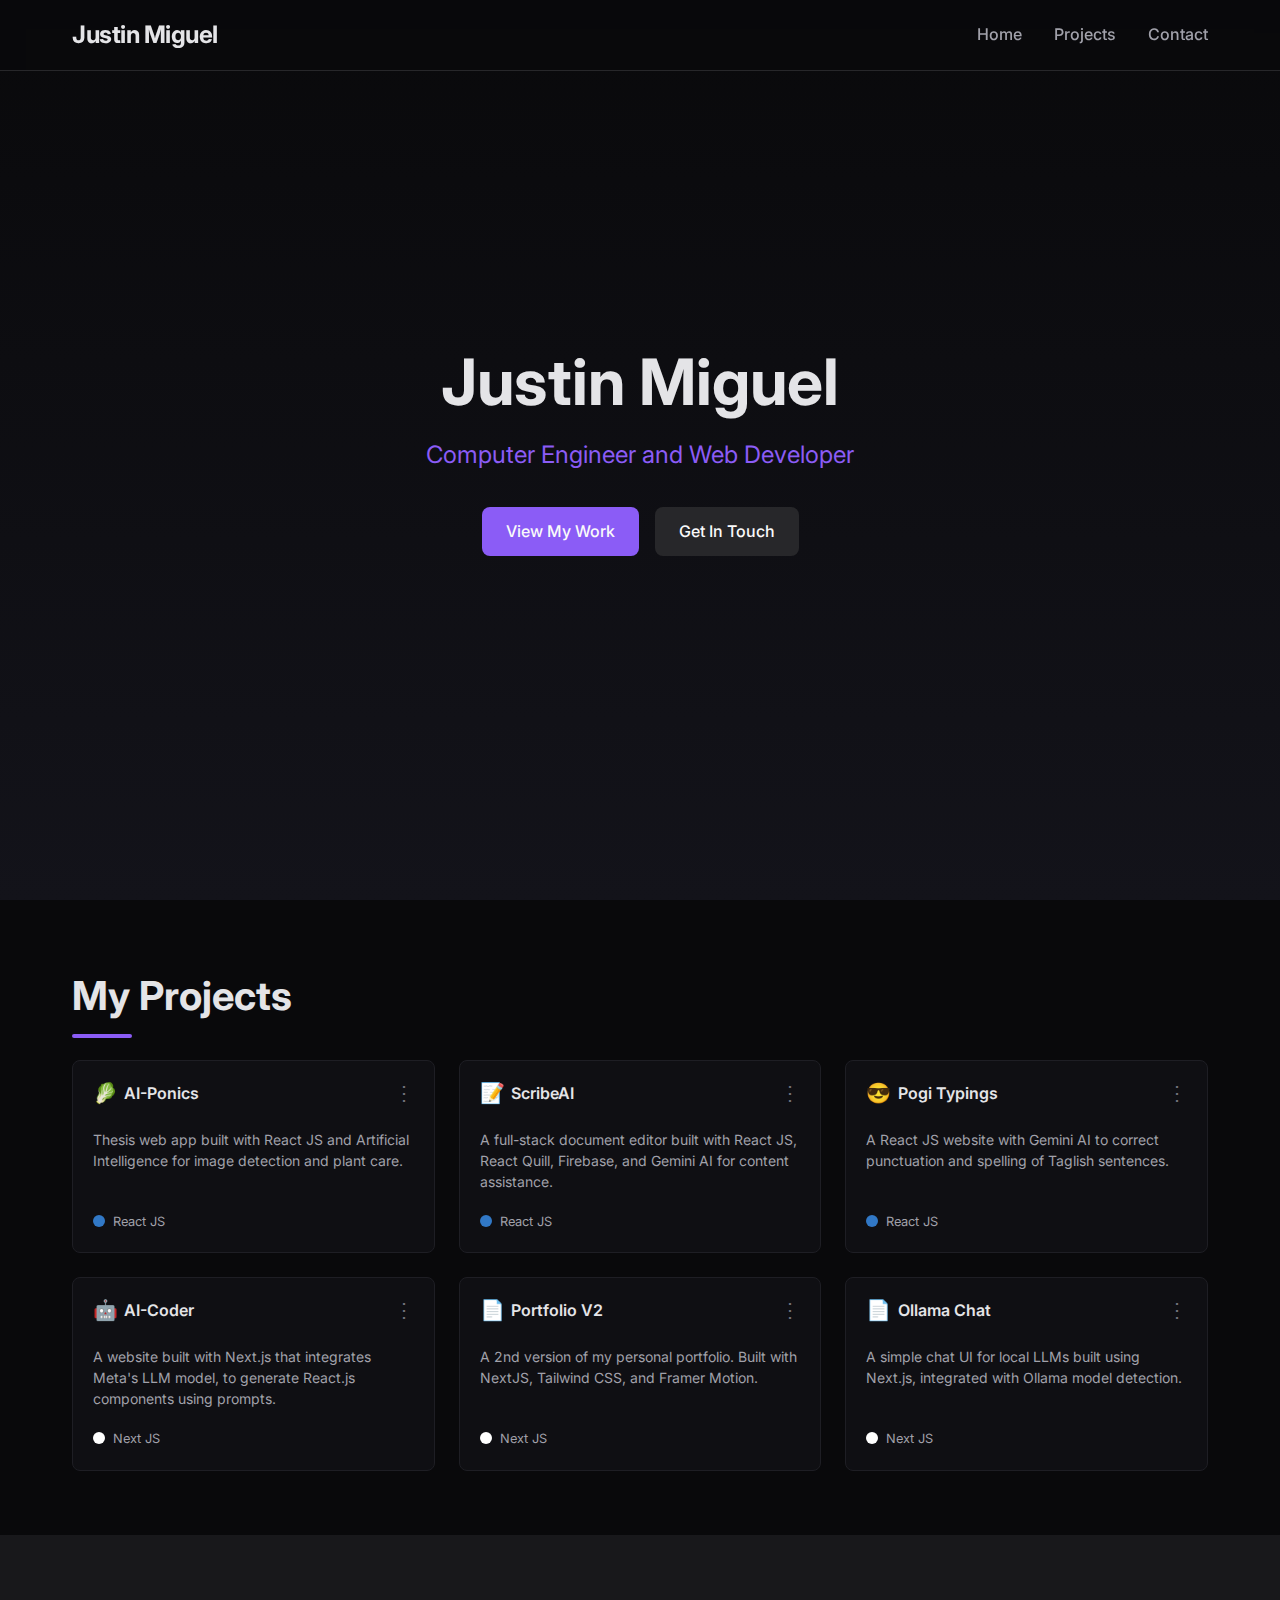
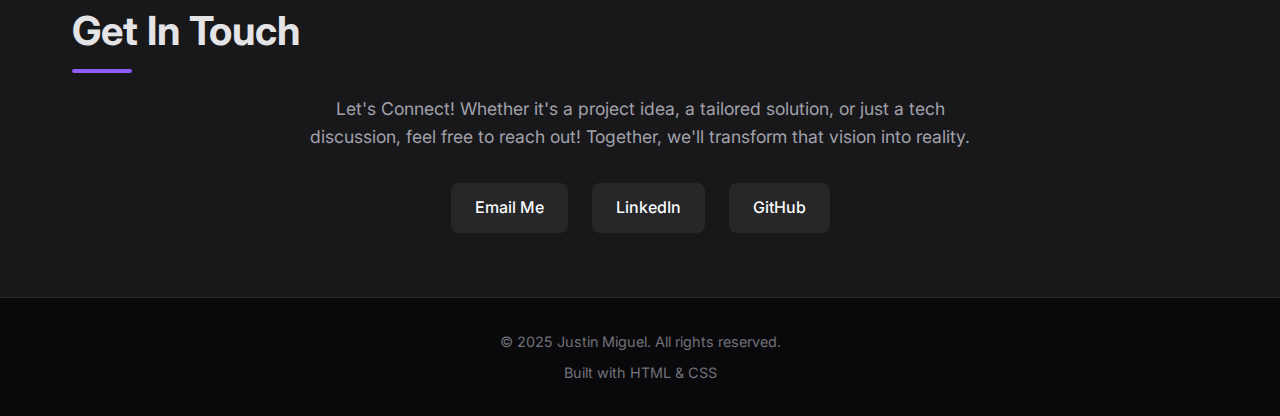
<file: 1. Responsive Web Design Certificate/Certification Projects/Personal Portfolio/index.html>
<!DOCTYPE html>
<html lang="en">
<head>
  <meta charset="UTF-8">
  <meta name="viewport" content="width=device-width, initial-scale=1.0">
  <title>Portfolio | Your Name</title>
  <link rel="stylesheet" href="styles.css">
  <link rel="preconnect" href="https://fonts.googleapis.com">
  <link rel="preconnect" href="https://fonts.gstatic.com" crossorigin>
  <link href="https://fonts.googleapis.com/css2?family=Inter:wght@100..900&display=swap" rel="stylesheet">
</head>
<body>
  <!-- Navbar Section -->
  <nav id="navbar">
    <div class="navbar-container">
      <div class="logo">
        <a href="#welcome-section">Justin Miguel</a>
      </div>
      <ul class="nav-links">
        <li><a href="#welcome-section">Home</a></li>
        <li><a href="#projects">Projects</a></li>
        <li><a href="#contact">Contact</a></li>
      </ul>
    </div>
  </nav>

  <!-- Welcome Section -->
  <section id="welcome-section">
    <div class="welcome-content">
      <h1>Justin Miguel</h1>
      <p class="subtitle">Computer Engineer and Web Developer</p>
      <div class="welcome-buttons">
        <a href="#projects" class="btn primary">View My Work</a>
        <a href="#contact" class="btn secondary">Get In Touch</a>
      </div>
    </div>
  </section>

  <!-- Projects Section -->
  <section id="projects">
    <div class="section-container">
      <h2 class="section-title">My Projects</h2>
      <div class="projects-grid">
        <!-- Project 1 -->
        <div class="project-tile">
          <div class="project-info">
            <div class="project-header">
              <span class="project-icon">🥬</span>
              <div class="project-title-container">
                <h3>AI-Ponics</h3>
              </div>
              <button class="project-menu-btn"><a href="https://github.com/jei3m/ai-ponics" target="_blank">⋮</a></button>
            </div>
            <p>Thesis web app built with React JS and Artificial Intelligence for image detection and plant care.</p>
            <div class="project-tech">
              <span class="tech-dot react"></span>
              <span class="tech-name">React JS</span>
            </div>
          </div>
        </div>
        
        <!-- Project 2 -->
        <div class="project-tile">
          <div class="project-info">
            <div class="project-header">
              <span class="project-icon">📝</span>
              <div class="project-title-container">
                <h3>ScribeAI</h3>
              </div>
              <button class="project-menu-btn"><a href="https://github.com/jei3m/scribe-ai" target="_blank">⋮</a></button>
            </div>
            <p>A full-stack document editor built with React JS, React Quill, Firebase, and Gemini AI for content assistance.</p>
            <div class="project-tech">
              <span class="tech-dot react"></span>
              <span class="tech-name">React JS</span>
            </div>
          </div>
        </div>
        
        <!-- Project 3 -->
        <div class="project-tile">
          <div class="project-info">
            <div class="project-header">
              <span class="project-icon">😎</span>
              <div class="project-title-container">
                <h3>Pogi Typings</h3>
              </div>
              <button class="project-menu-btn"><a href="https://github.com/jei3m/pogi-typings" target="_blank">⋮</a></button>
            </div>
            <p>A React JS website with Gemini AI to correct punctuation and spelling of Taglish sentences.</p>
            <div class="project-tech">
              <span class="tech-dot react"></span>
              <span class="tech-name">React JS</span>
            </div>
          </div>
        </div>

        <!-- Project 4 -->
        <div class="project-tile">
            <div class="project-info">
                <div class="project-header">
                <span class="project-icon">🤖</span>
                <div class="project-title-container">
                    <h3>AI-Coder</h3>
                </div>
                <button class="project-menu-btn"><a href="https://github.com/jei3m/ai-coder" target="_blank">⋮</a></button>
                </div>
                <p>A website built with Next.js that integrates Meta's LLM model, to generate React.js components using prompts.</p>
                <div class="project-tech">
                <span class="tech-dot next"></span>
                <span class="tech-name">Next JS</span>
                </div>
            </div>
        </div>

        <!-- Project 5 -->
        <div class="project-tile">
            <div class="project-info">
                <div class="project-header">
                <span class="project-icon">📄</span>
                <div class="project-title-container">
                    <h3>Portfolio V2</h3>
                </div>
                <button class="project-menu-btn"><a href="https://github.com/jei3m/portfoliov2" target="_blank">⋮</a></button>
                </div>
                <p>A 2nd version of my personal portfolio. Built with NextJS, Tailwind CSS, and Framer Motion.</p>
                <div class="project-tech">
                <span class="tech-dot next"></span>
                <span class="tech-name">Next JS</span>
                </div>
            </div>
        </div>

        <!-- Project 6 -->
        <div class="project-tile">
            <div class="project-info">
                <div class="project-header">
                <span class="project-icon">📄</span>
                <div class="project-title-container">
                    <h3>Ollama Chat</h3>
                </div>
                <button class="project-menu-btn"><a href="https://github.com/jei3m/ollama-chat" target="_blank">⋮</a></button>
                </div>
                <p>A simple chat UI for local LLMs built using Next.js, integrated with Ollama model detection.</p>
                <div class="project-tech">
                <span class="tech-dot next"></span>
                <span class="tech-name">Next JS</span>
                </div>
            </div>
        </div>
      </div>
    </div>
  </section>

  <!-- Contact Section -->
  <section id="contact">
    <div class="section-container">
      <h2 class="section-title">Get In Touch</h2>
      <div class="contact-content">
        <p>Let's Connect! Whether it's a project idea, a tailored solution, or just a tech discussion, feel free to reach out! Together, we'll transform that vision into reality.</p>
        <div class="contact-links">
          <a href="mailto:justinmiguel.rys03@gmail.com" class="contact-btn">Email Me</a>
          <a href="https://www.linkedin.com/in/justin-miguel-reyes-175323327/" target="_blank" class="contact-btn">LinkedIn</a>
          <a id="profile-link" href="https://github.com/jei3m" target="_blank" class="contact-btn">GitHub</a>
        </div>
      </div>
    </div>
  </section>

  <!-- Footer -->
  <footer>
    <div class="footer-content">
      <p>© 2025 Justin Miguel. All rights reserved.</p>
      <p>Built with HTML & CSS</p>
    </div>
  </footer>
</body>
</html>
</file>
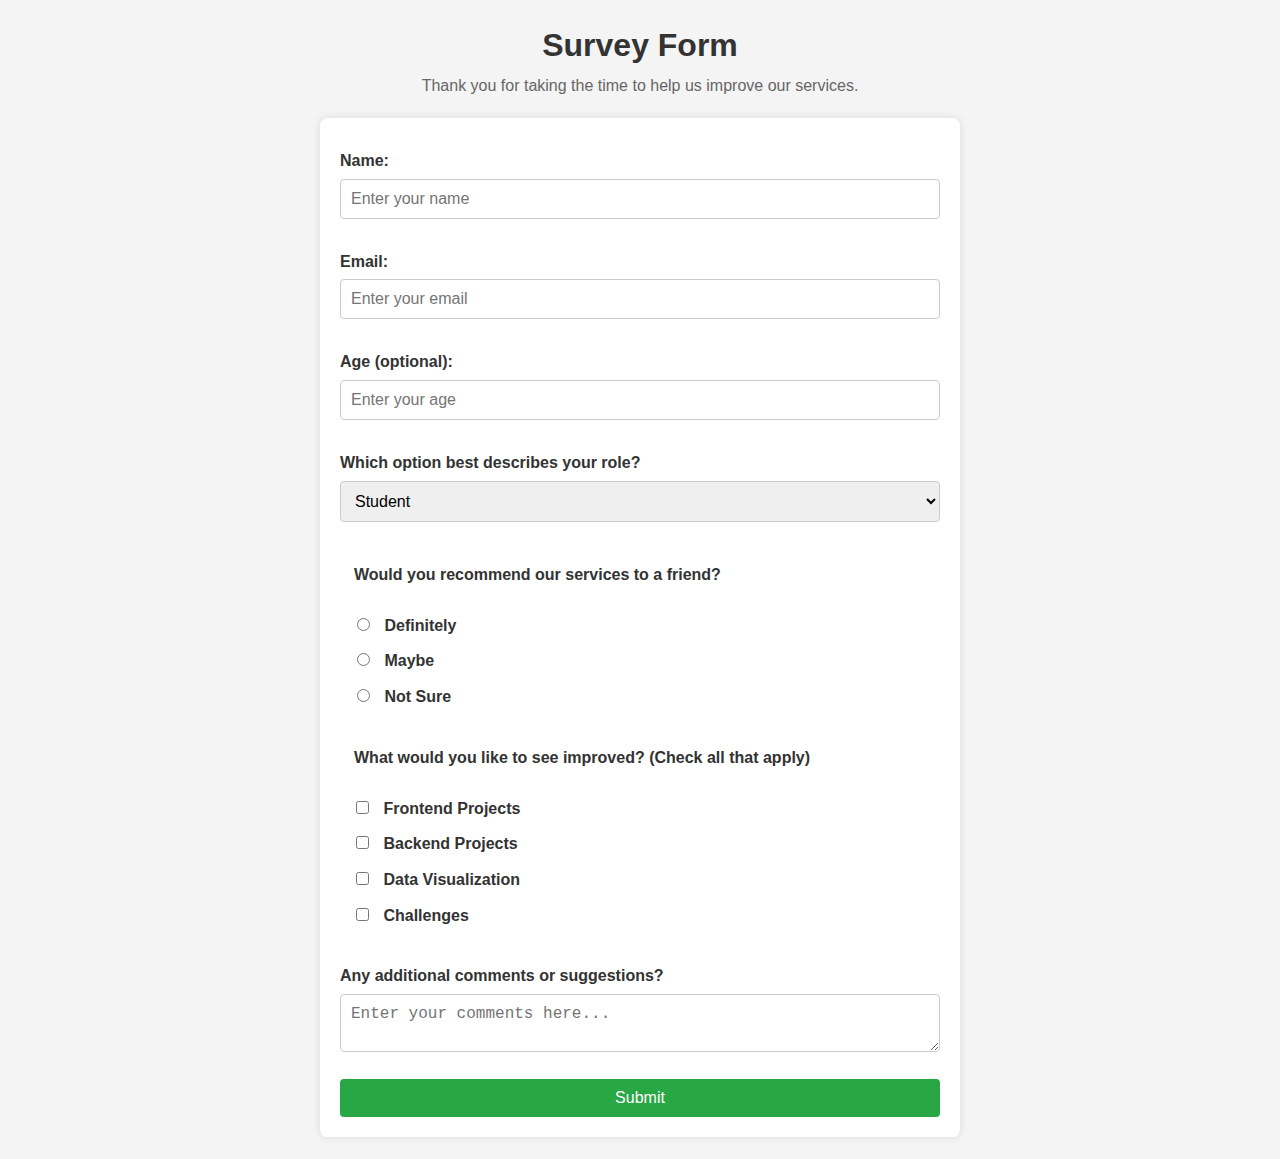
<file: 1. Responsive Web Design Certificate/Certification Projects/Survey Form/index.html>
<!DOCTYPE html>
<html lang="en">
    <head>
        <meta charset="UTF-8">
        <meta name="viewport" content="width=device-width, initial-scale=1.0">
        <title>Survey Form</title>
        <link rel="stylesheet" href="styles.css">
    </head>
    <body>
    <h1 id="title">Survey Form</h1>
    <p class="description" id="description">Thank you for taking the time to help us improve our services.</p>

    <form id="survey-form">
        <!-- Name Field -->
        <label id="name-label" for="name">Name:</label>
        <input type="text" id="name" name="name" placeholder="Enter your name" required>

        <!-- Email Field -->
        <label id="email-label" for="email">Email:</label>
        <input type="email" id="email" name="email" placeholder="Enter your email" required>

        <!-- Number Field -->
        <label id="number-label" for="number">Age (optional):</label>
        <input type="number" id="number" name="number" placeholder="Enter your age" min="10" max="99">

        <!-- Dropdown -->
        <label for="dropdown">Which option best describes your role?</label>
        <select id="dropdown" name="role">
        <option value="student">Student</option>
        <option value="professional">Professional</option>
        <option value="other">Other</option>
        </select>

        <!-- Radio Buttons -->
        <fieldset>
        <legend>Would you recommend our services to a friend?</legend>
        <label>
            <input type="radio" name="recommend" value="definitely"> Definitely
        </label>
        <label>
            <input type="radio" name="recommend" value="maybe"> Maybe
        </label>
        <label>
            <input type="radio" name="recommend" value="not-sure"> Not Sure
        </label>
        </fieldset>

        <!-- Checkboxes -->
        <fieldset>
        <legend>What would you like to see improved? (Check all that apply)</legend>
        <label>
            <input type="checkbox" name="improvements" value="frontend"> Frontend Projects
        </label>
        <label>
            <input type="checkbox" name="improvements" value="backend"> Backend Projects
        </label>
        <label>
            <input type="checkbox" name="improvements" value="data"> Data Visualization
        </label>
        <label>
            <input type="checkbox" name="improvements" value="challenges"> Challenges
        </label>
        </fieldset>

        <!-- Textarea -->
        <label for="comments">Any additional comments or suggestions?</label>
        <textarea class="comments" id="comments" name="comments" placeholder="Enter your comments here..."></textarea>

        <!-- Submit Button -->
        <button type="submit" id="submit">Submit</button>
    </form>
    </body>
</html>
</file>
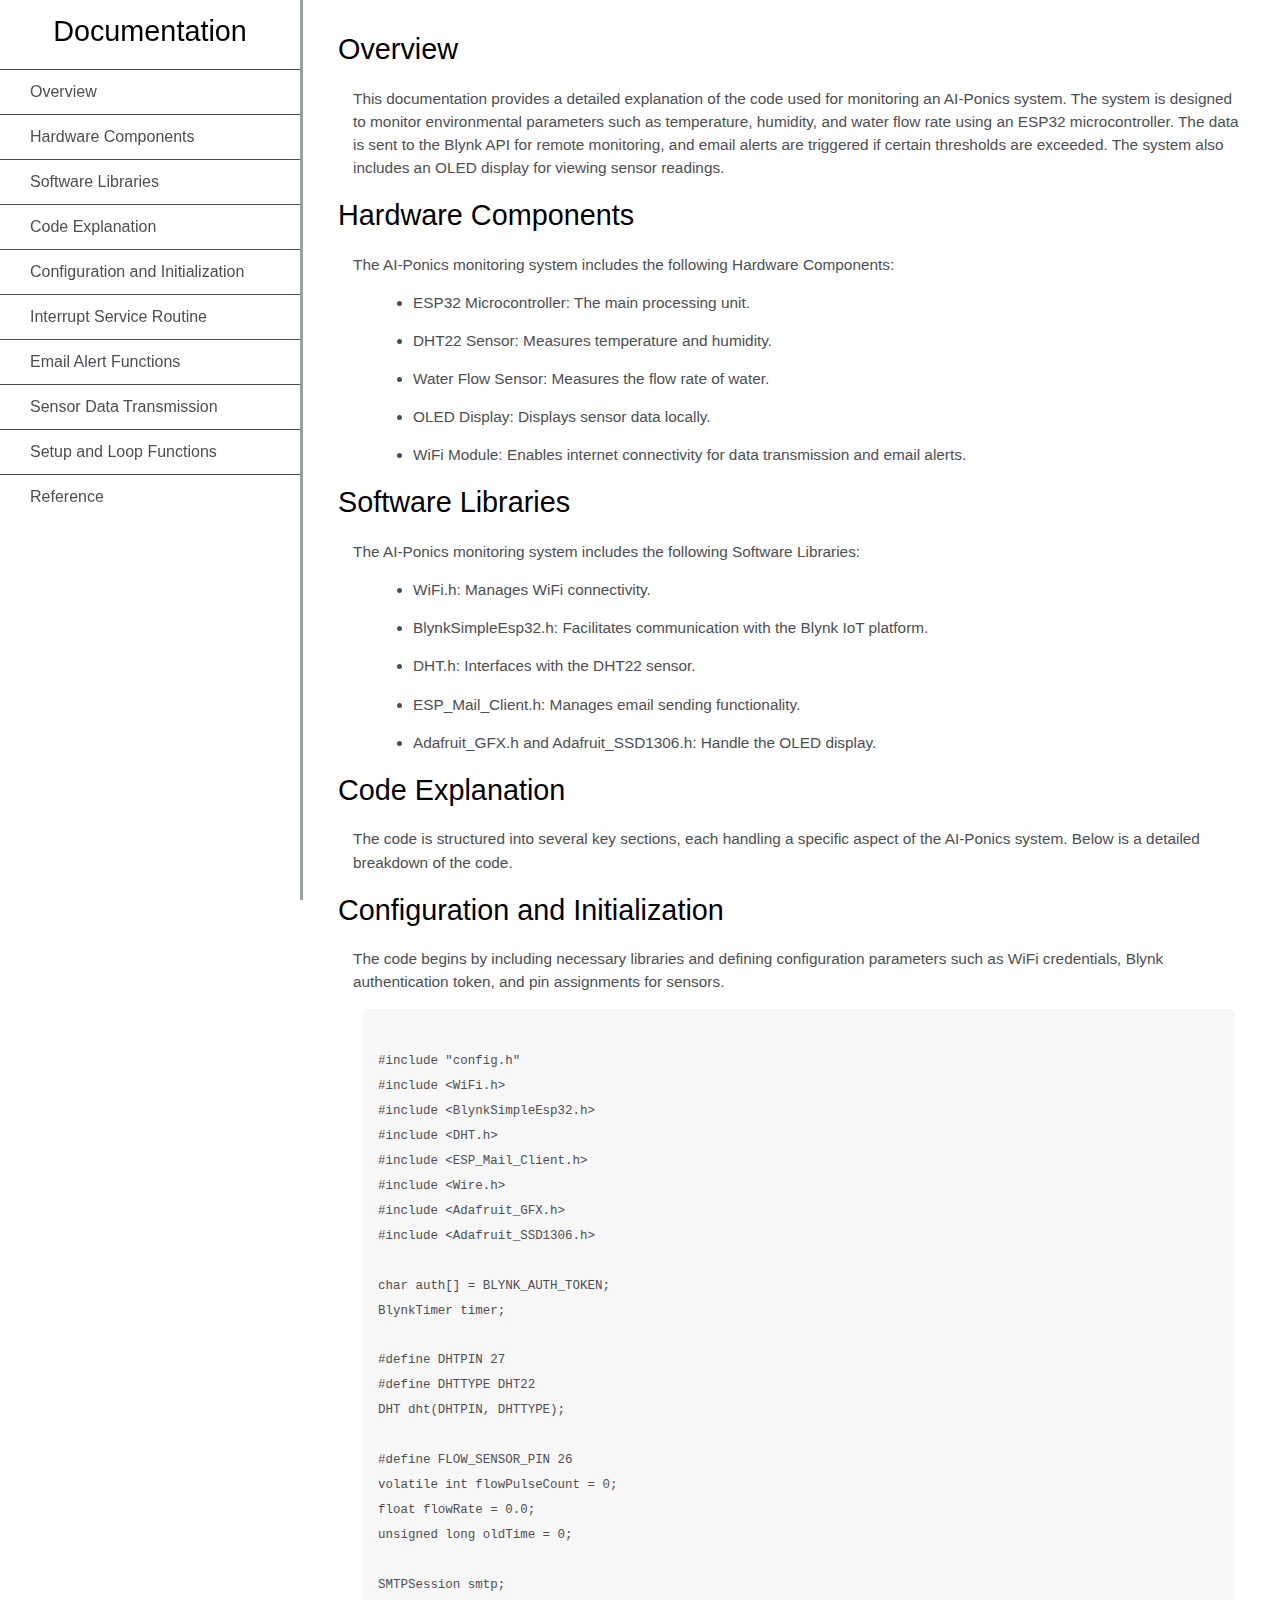
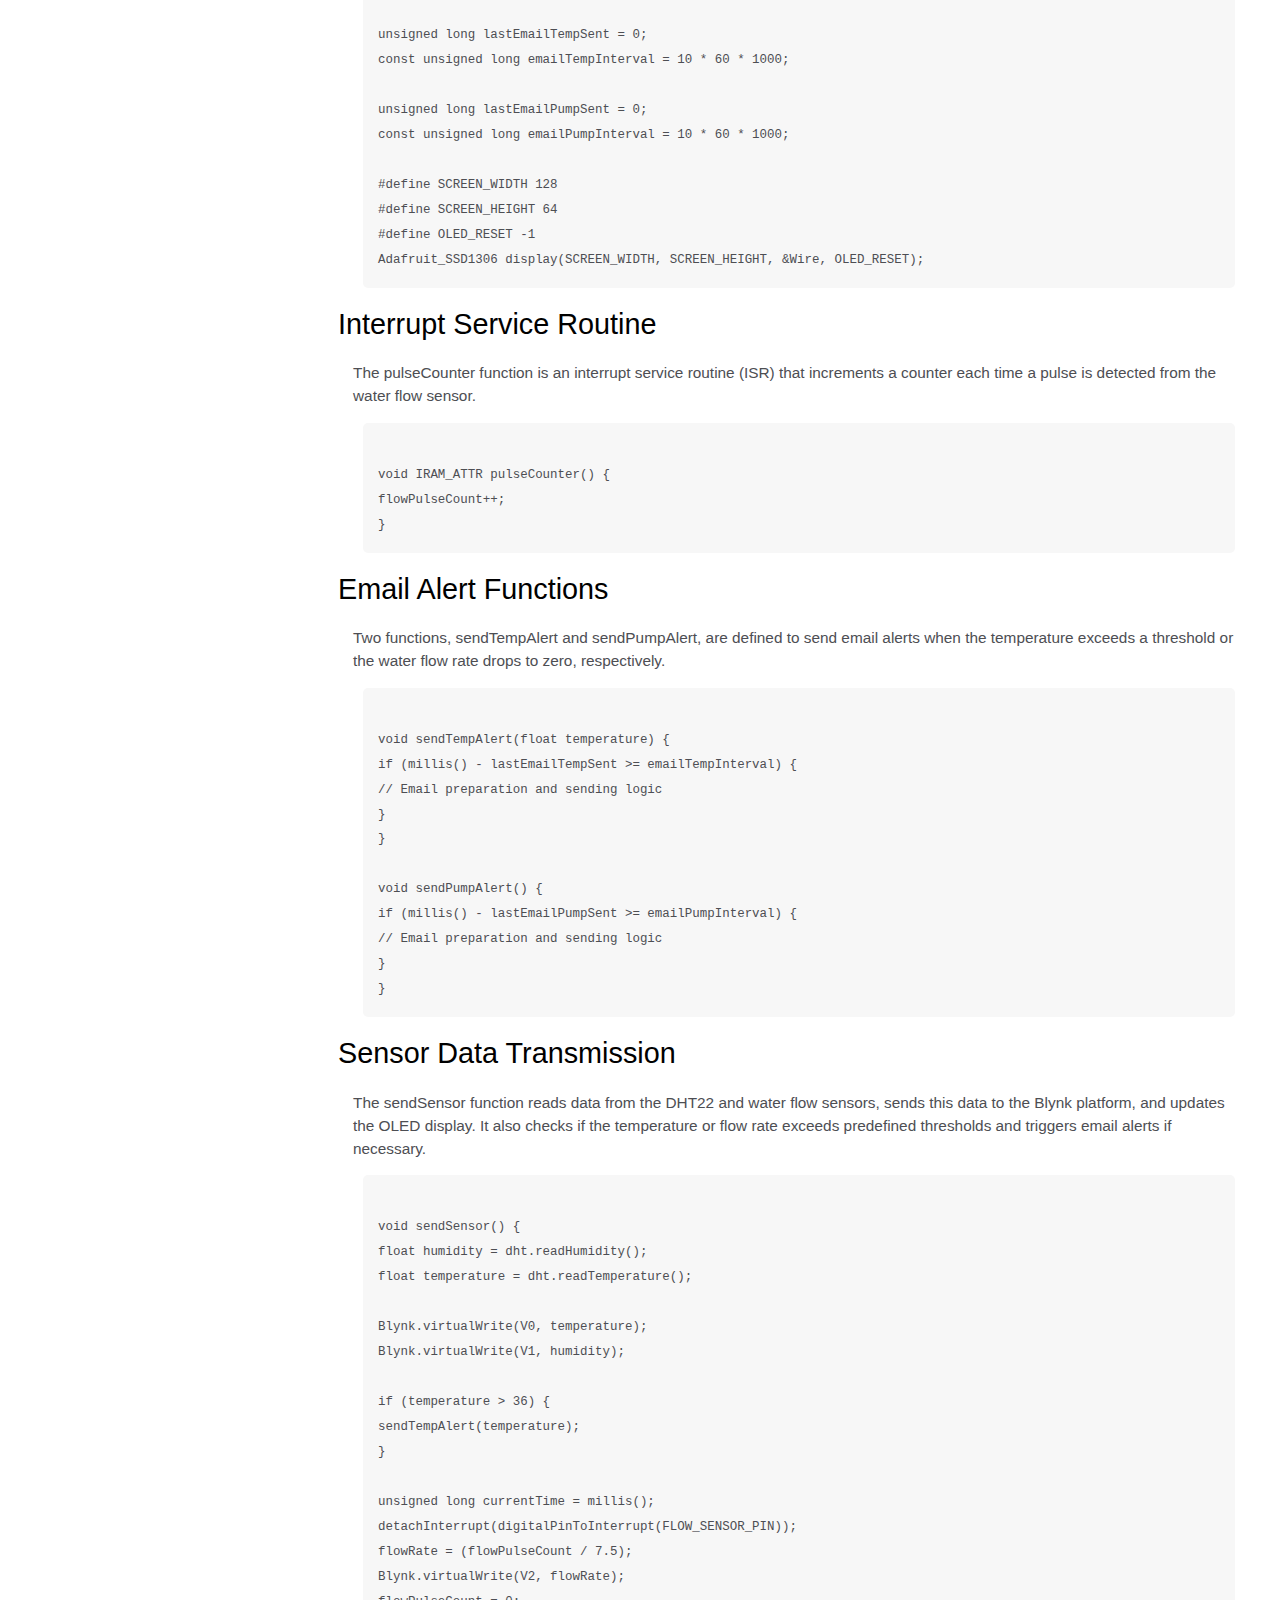
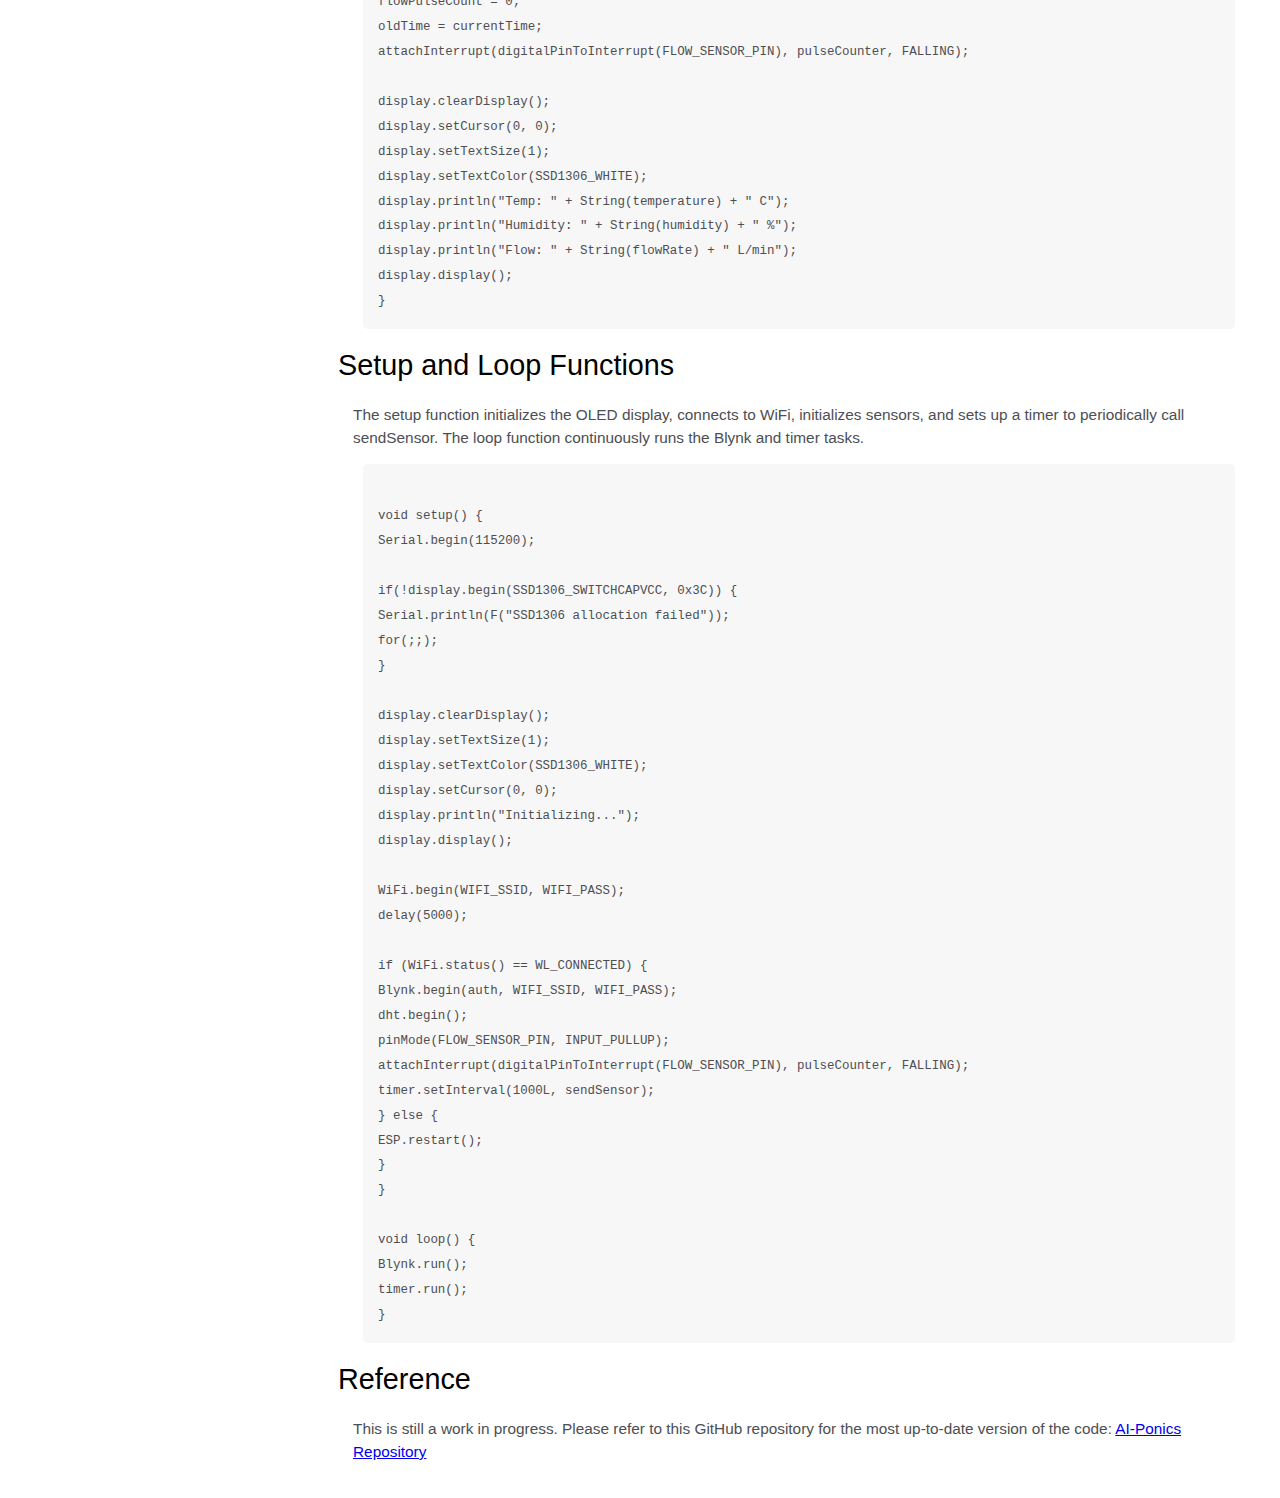
<file: 1. Responsive Web Design Certificate/Certification Projects/Technical Documentation/index.html>
<!DOCTYPE html>
<html>
<head>
    <meta charset="UTF-8" />
    <title>AI-Ponics Documentation</title>
    <meta name="viewport" content="width=device-width, initial-scale=1.0" />
    <link rel="stylesheet" href="./styles.css">
</head>
<body>
    <nav id="navbar">
        <header>Documentation</header>
        <ul>
            <li><a class="nav-link" href="#Overview">Overview</a></li>
            <li><a class="nav-link" href="#Hardware_Components">Hardware Components</a></li>
            <li><a class="nav-link" href="#Software_Libraries">Software Libraries</a></li>
            <li><a class="nav-link" href="#Code_Explanation">Code Explanation</a></li>
            <li><a class="nav-link" href="#Configuration_and_Initialization">Configuration and Initialization</a></li>
            <li><a class="nav-link" href="#Interrupt_Service_Routine">Interrupt Service Routine</a></li>
            <li><a class="nav-link" href="#Email_Alert_Functions">Email Alert Functions</a></li>
            <li><a class="nav-link" href="#Sensor_Data_Transmission">Sensor Data Transmission</a></li>
            <li><a class="nav-link" href="#Setup_and_Loop_Functions">Setup and Loop Functions</a></li>
            <li><a class="nav-link" href="#Reference">Reference</a></li>
        </ul>
    </nav>
    <main id="main-doc">
        <section class="main-section" id="Overview">
            <header>Overview</header>
            <article>
                <p>
                    This documentation provides a detailed explanation of the code used for monitoring an AI-Ponics system. The system is designed to monitor environmental parameters such as temperature, humidity, and water flow rate using an ESP32 microcontroller. The data is sent to the Blynk API for remote monitoring, and email alerts are triggered if certain thresholds are exceeded. The system also includes an OLED display for viewing sensor readings.
                </p>
            </article>
        </section>
        <section class="main-section" id="Hardware_Components">
            <header>Hardware Components</header>
            <article>
                <p>The AI-Ponics monitoring system includes the following Hardware Components:</p>
                <ul>
                    <li>ESP32 Microcontroller: The main processing unit.</li>
                    <li>DHT22 Sensor: Measures temperature and humidity.</li>
                    <li>Water Flow Sensor: Measures the flow rate of water.</li>
                    <li>OLED Display: Displays sensor data locally.</li>
                    <li>WiFi Module: Enables internet connectivity for data transmission and email alerts.</li>
                </ul>
            </article>
        </section>
        <section class="main-section" id="Software_Libraries">
            <header>Software Libraries</header>
            <article>
                <p>The AI-Ponics monitoring system includes the following Software Libraries:</p>
                <ul>
                    <li>WiFi.h: Manages WiFi connectivity.</li>
                    <li>BlynkSimpleEsp32.h: Facilitates communication with the Blynk IoT platform.</li>
                    <li>DHT.h: Interfaces with the DHT22 sensor.</li>
                    <li>ESP_Mail_Client.h: Manages email sending functionality.</li>
                    <li>Adafruit_GFX.h and Adafruit_SSD1306.h: Handle the OLED display.</li>
                </ul>
            </article>
        </section>
        <section class="main-section" id="Code_Explanation">
            <header>Code Explanation</header>
            <article>
                <p>The code is structured into several key sections, each handling a specific aspect of the AI-Ponics system. Below is a detailed breakdown of the code.</p>
            </article>
        </section>
        <section class="main-section" id="Configuration_and_Initialization">
            <header>Configuration and Initialization</header>
            <article>
                <p>The code begins by including necessary libraries and defining configuration parameters such as WiFi credentials, Blynk authentication token, and pin assignments for sensors.</p>
                <code>
                    #include "config.h"
                    #include &lt;WiFi.h&gt;
                    #include &lt;BlynkSimpleEsp32.h&gt;
                    #include &lt;DHT.h&gt;
                    #include &lt;ESP_Mail_Client.h&gt;
                    #include &lt;Wire.h&gt;
                    #include &lt;Adafruit_GFX.h&gt;
                    #include &lt;Adafruit_SSD1306.h&gt;

                    char auth[] = BLYNK_AUTH_TOKEN;
                    BlynkTimer timer;

                    #define DHTPIN 27
                    #define DHTTYPE DHT22
                    DHT dht(DHTPIN, DHTTYPE);

                    #define FLOW_SENSOR_PIN 26
                    volatile int flowPulseCount = 0;
                    float flowRate = 0.0;
                    unsigned long oldTime = 0;

                    SMTPSession smtp;

                    unsigned long lastEmailTempSent = 0;
                    const unsigned long emailTempInterval = 10 * 60 * 1000;

                    unsigned long lastEmailPumpSent = 0;
                    const unsigned long emailPumpInterval = 10 * 60 * 1000;

                    #define SCREEN_WIDTH 128
                    #define SCREEN_HEIGHT 64
                    #define OLED_RESET    -1
                    Adafruit_SSD1306 display(SCREEN_WIDTH, SCREEN_HEIGHT, &Wire, OLED_RESET);
                </code>
            </article>
        </section>
        <section class="main-section" id="Interrupt_Service_Routine">
            <header>Interrupt Service Routine</header>
            <article>
                <p>The pulseCounter function is an interrupt service routine (ISR) that increments a counter each time a pulse is detected from the water flow sensor.</p>
                <code>
                    void IRAM_ATTR pulseCounter() {
                    flowPulseCount++;
                    }
                </code>
            </article>
        </section>
        <section class="main-section" id="Email_Alert_Functions">
            <header>Email Alert Functions</header>
            <article>
                <p>Two functions, sendTempAlert and sendPumpAlert, are defined to send email alerts when the temperature exceeds a threshold or the water flow rate drops to zero, respectively.</p>
                <code>
                    void sendTempAlert(float temperature) {
                        if (millis() - lastEmailTempSent >= emailTempInterval) {
                            // Email preparation and sending logic
                        }
                    }

                    void sendPumpAlert() {
                        if (millis() - lastEmailPumpSent >= emailPumpInterval) {
                            // Email preparation and sending logic
                        }
                    }
                </code>
            </article>
        </section>
        <section class="main-section" id="Sensor_Data_Transmission">
            <header>Sensor Data Transmission</header>
            <article>
                <p>The sendSensor function reads data from the DHT22 and water flow sensors, sends this data to the Blynk platform, and updates the OLED display. It also checks if the temperature or flow rate exceeds predefined thresholds and triggers email alerts if necessary.</p>
                <code>
                    void sendSensor() {
                    float humidity = dht.readHumidity();
                    float temperature = dht.readTemperature();

                    Blynk.virtualWrite(V0, temperature);
                    Blynk.virtualWrite(V1, humidity);

                    if (temperature > 36) {
                        sendTempAlert(temperature);
                    }

                    unsigned long currentTime = millis();
                    detachInterrupt(digitalPinToInterrupt(FLOW_SENSOR_PIN));
                    flowRate = (flowPulseCount / 7.5);
                    Blynk.virtualWrite(V2, flowRate);
                    flowPulseCount = 0;
                    oldTime = currentTime;
                    attachInterrupt(digitalPinToInterrupt(FLOW_SENSOR_PIN), pulseCounter, FALLING);

                    display.clearDisplay();
                    display.setCursor(0, 0);
                    display.setTextSize(1);
                    display.setTextColor(SSD1306_WHITE);
                    display.println("Temp: " + String(temperature) + " C");
                    display.println("Humidity: " + String(humidity) + " %");
                    display.println("Flow: " + String(flowRate) + " L/min");
                    display.display();
                    }
                </code>
            </article>
        </section>
        <section class="main-section" id="Setup_and_Loop_Functions">
            <header>Setup and Loop Functions</header>
            <article>
                <p>The setup function initializes the OLED display, connects to WiFi, initializes sensors, and sets up a timer to periodically call sendSensor. The loop function continuously runs the Blynk and timer tasks.</p>
                <code>
                    void setup() {
                    Serial.begin(115200);

                    if(!display.begin(SSD1306_SWITCHCAPVCC, 0x3C)) {
                        Serial.println(F("SSD1306 allocation failed"));
                        for(;;);
                    }

                    display.clearDisplay();
                    display.setTextSize(1);
                    display.setTextColor(SSD1306_WHITE);
                    display.setCursor(0, 0);
                    display.println("Initializing...");
                    display.display();

                    WiFi.begin(WIFI_SSID, WIFI_PASS);
                    delay(5000);

                    if (WiFi.status() == WL_CONNECTED) {
                        Blynk.begin(auth, WIFI_SSID, WIFI_PASS);
                        dht.begin();
                        pinMode(FLOW_SENSOR_PIN, INPUT_PULLUP);
                        attachInterrupt(digitalPinToInterrupt(FLOW_SENSOR_PIN), pulseCounter, FALLING);
                        timer.setInterval(1000L, sendSensor);
                    } else {
                        ESP.restart();
                    }
                    }

                    void loop() {
                    Blynk.run();
                    timer.run();
                    }
                </code>
            </article>
        </section>
        <section class="main-section" id="Reference">
            <header>Reference</header>
            <article>
                <p>This is still a work in progress. Please refer to this GitHub repository for the most up-to-date version of the code: <a href="https://github.com/jei3m/ai-ponics" target="_blank">AI-Ponics Repository</a></p>
            </article>
        </section>
    </main>
</body>
</html>
</file>
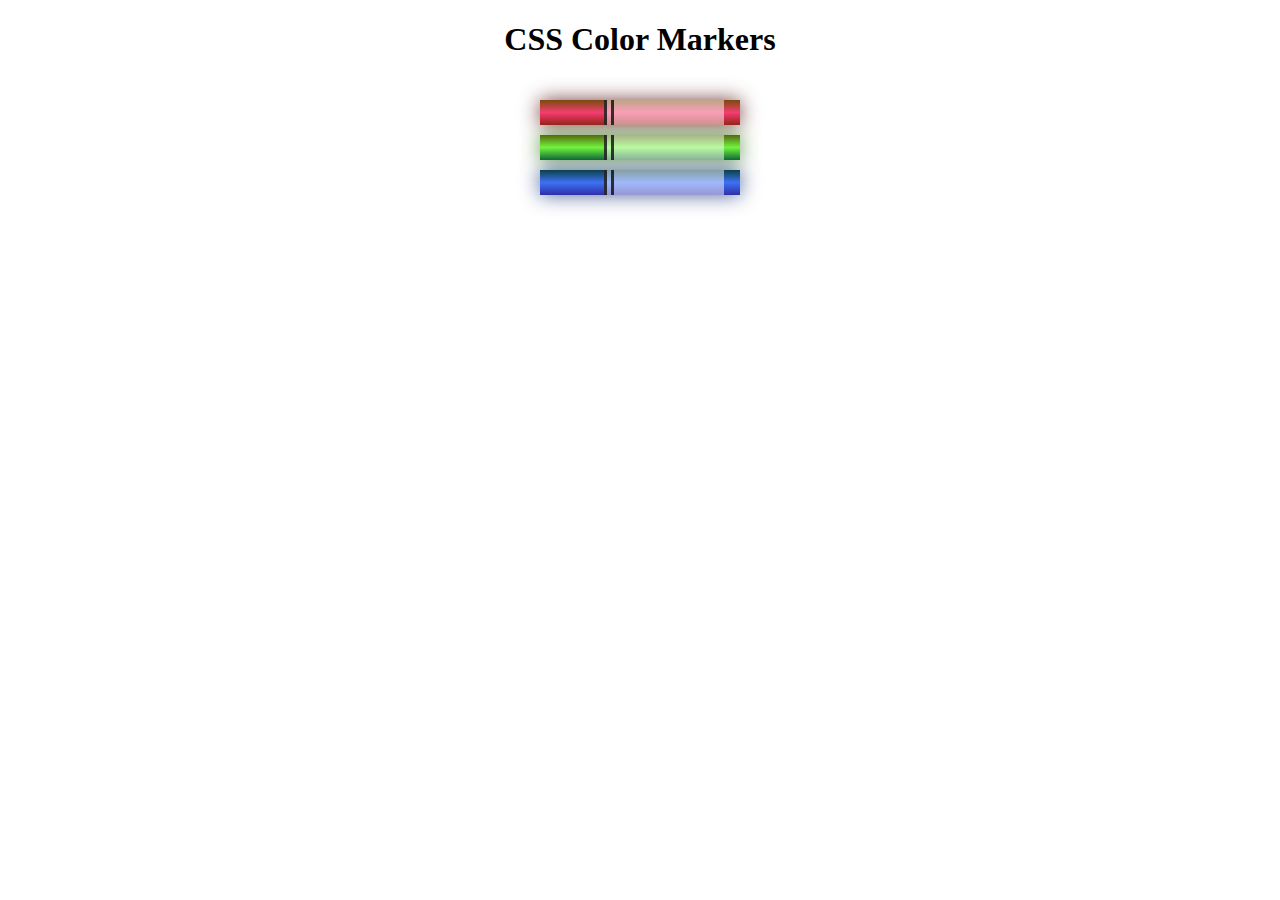
<file: 1. Responsive Web Design Certificate/Course 1/Colored Markers/index.html>
<!DOCTYPE html>
<html lang="en">
  <head>
    <meta charset="utf-8">
    <meta name="viewport" content="width=device-width, initial-scale=1.0">
    <title>Colored Markers</title>
    <link rel="stylesheet" href="styles.css">
  </head>
  <body>
    <h1>CSS Color Markers</h1>
    <div class="container">
      <div class="marker red">
        <div class="cap"></div>
        <div class="sleeve"></div>
      </div>
      <div class="marker green">
        <div class="cap"></div>
        <div class="sleeve"></div>
      </div>
      <div class="marker blue">
        <div class="cap"></div>
        <div class="sleeve"></div>
      </div>
    </div>
  </body>
</html>
</file>
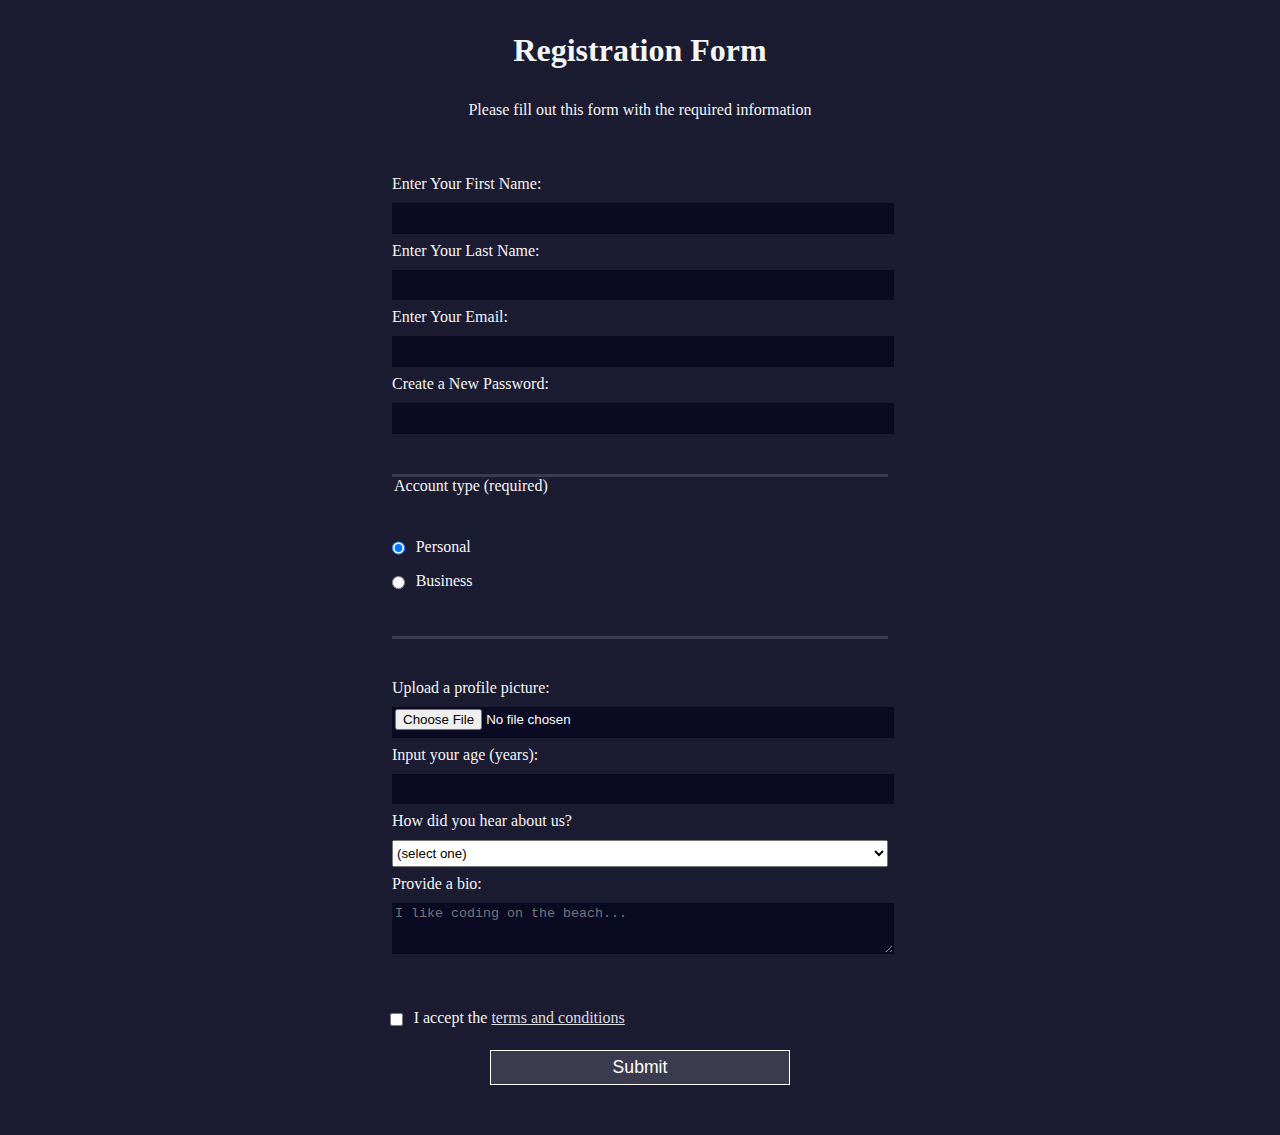
<file: 1. Responsive Web Design Certificate/Course 1/Registration Form/index.html>
<!DOCTYPE html>
<html lang="en">
  <head>
    <meta charset="UTF-8">
    <title>Registration Form</title>
    <link rel="stylesheet" href="styles.css" />
  </head>
  <body>
    <h1>Registration Form</h1>
    <p>Please fill out this form with the required information</p>
    <form method="post" action='https://register-demo.freecodecamp.org'>
      <fieldset>
        <label for="first-name">Enter Your First Name: <input id="first-name" name="first-name" type="text" required /></label>
        <label for="last-name">Enter Your Last Name: <input id="last-name" name="last-name" type="text" required /></label>
        <label for="email">Enter Your Email: <input id="email" name="email" type="email" required /></label>
        <label for="new-password">Create a New Password: <input id="new-password" name="new-password" type="password" pattern="[a-z0-5]{8,}" required /></label>
      </fieldset>
      <fieldset>
        <legend>Account type (required)</legend>
        <label for="personal-account"><input id="personal-account" type="radio" name="account-type" class="inline" checked /> Personal</label>
        <label for="business-account"><input id="business-account" type="radio" name="account-type" class="inline" /> Business</label>
      </fieldset>
      <fieldset>
        <label for="profile-picture">Upload a profile picture: <input id="profile-picture" type="file" name="file" /></label>
        <label for="age">Input your age (years): <input id="age" type="number" name="age" min="13" max="120" /></label>
        <label for="referrer">How did you hear about us?
          <select id="referrer" name="referrer">
            <option value="">(select one)</option>
            <option value="1">freeCodeCamp News</option>
            <option value="2">freeCodeCamp YouTube Channel</option>
            <option value="3">freeCodeCamp Forum</option>
            <option value="4">Other</option>
          </select>
        </label>
        <label for="bio">Provide a bio:
          <textarea id="bio" name="bio" rows="3" cols="30" placeholder="I like coding on the beach..."></textarea>
        </label>
      </fieldset>
      <label for="terms-and-conditions">
        <input class="inline" id="terms-and-conditions" type="checkbox" required name="terms-and-conditions" /> I accept the <a href="https://www.freecodecamp.org/news/terms-of-service/">terms and conditions</a>
      </label>
      <input type="submit" value="Submit" />
    </form>
  </body>
</html>
</file>
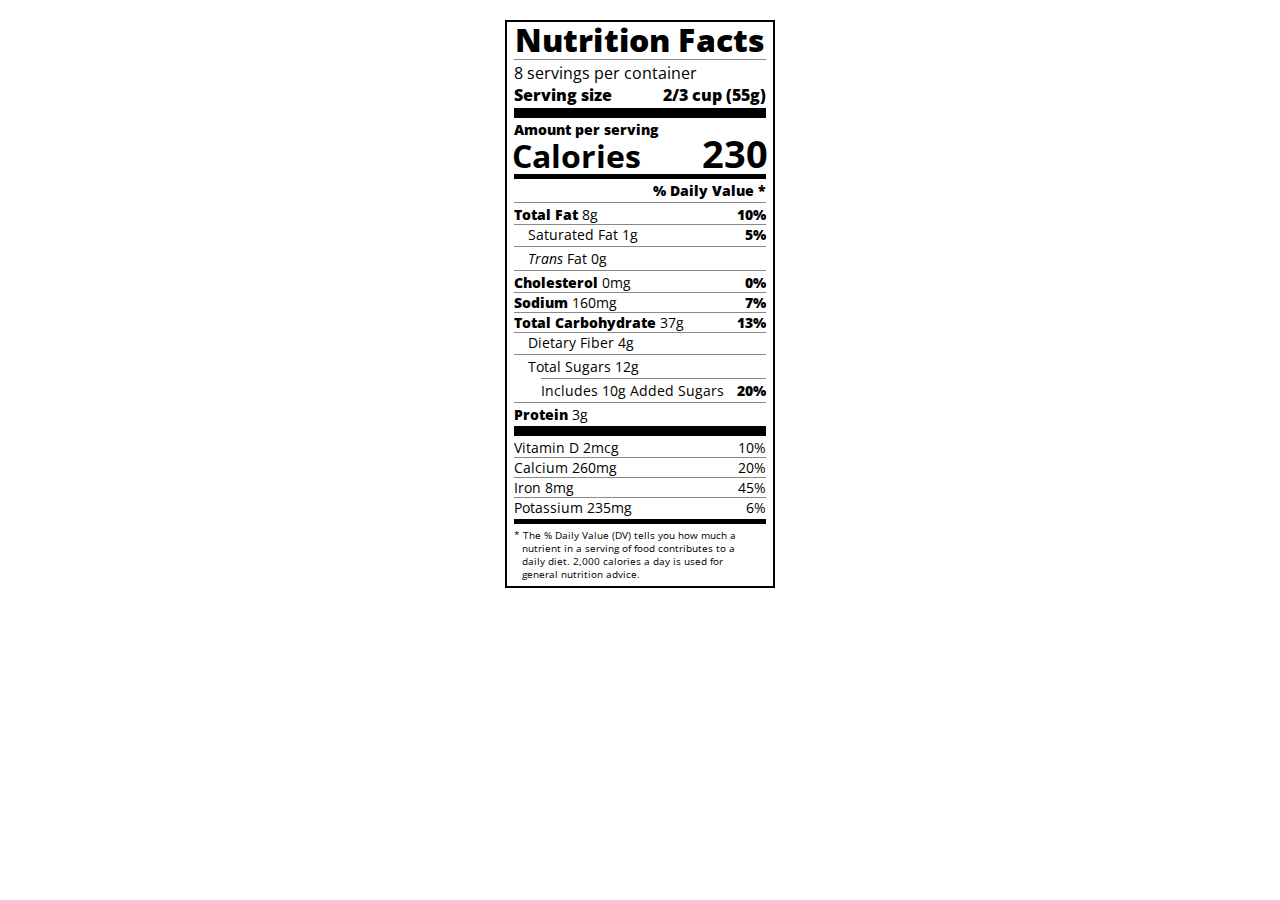
<file: 1. Responsive Web Design Certificate/Course 2/Nutrition Label/index.html>
<!DOCTYPE html>
<html lang="en">

<head>
  <meta charset="UTF-8">
  <title>Nutrition Label</title>
  <link href="https://fonts.googleapis.com/css?family=Open+Sans:400,700,800" rel="stylesheet">
  <link href="./styles.css" rel="stylesheet">
</head>

<body>
  <div class="label">
    <header>
      <h1 class="bold">Nutrition Facts</h1>
      <div class="divider"></div>
      <p>8 servings per container</p>
      <p class="bold">Serving size <span>2/3 cup (55g)</span></p>
    </header>
    <div class="divider large"></div>
    <div class="calories-info">
      <div class="left-container">
        <h2 class="bold small-text">Amount per serving</h2>
        <p>Calories</p>
      </div>
      <span>230</span>
    </div>
    <div class="divider medium"></div>
    <div class="daily-value small-text">
      <p class="bold right no-divider">% Daily Value *</p>
      <div class="divider"></div>
      <p><span><span class="bold">Total Fat</span> 8g</span> <span class="bold">10%</span></p>
      <p class="indent no-divider">Saturated Fat 1g <span class="bold">5%</span></p>
      <div class="divider"></div>
      <p class="indent no-divider"><span><i>Trans</i> Fat 0g</span></p>
      <div class="divider"></div>
      <p><span><span class="bold">Cholesterol</span> 0mg</span> <span class="bold">0%</span></p>
      <p><span><span class="bold">Sodium</span> 160mg</span> <span class="bold">7%</span></p>
      <p><span><span class="bold">Total Carbohydrate</span> 37g</span> <span class="bold">13%</span></p>
      <p class="indent no-divider">Dietary Fiber 4g</p>
      <div class="divider"></div>
      <p class="indent no-divider">Total Sugars 12g</p>
      <div class="divider double-indent"></div>
      <p class="double-indent no-divider">Includes 10g Added Sugars <span class="bold">20%</span></p>
      <div class="divider"></div>
      <p class="no-divider"><span><span class="bold">Protein</span> 3g</span></p>
      <div class="divider large"></div>
      <p>Vitamin D 2mcg <span>10%</span></p>
      <p>Calcium 260mg <span>20%</span></p>
      <p>Iron 8mg <span>45%</span></p>
      <p class="no-divider">Potassium 235mg <span>6%</span></p>
    </div>
    <div class="divider medium"></div>
    <p class="note">* The % Daily Value (DV) tells you how much a nutrient in a serving of food contributes to a daily
      diet. 2,000 calories a day is used for general nutrition advice.</p>
  </div>
</body>
</html>
</file>
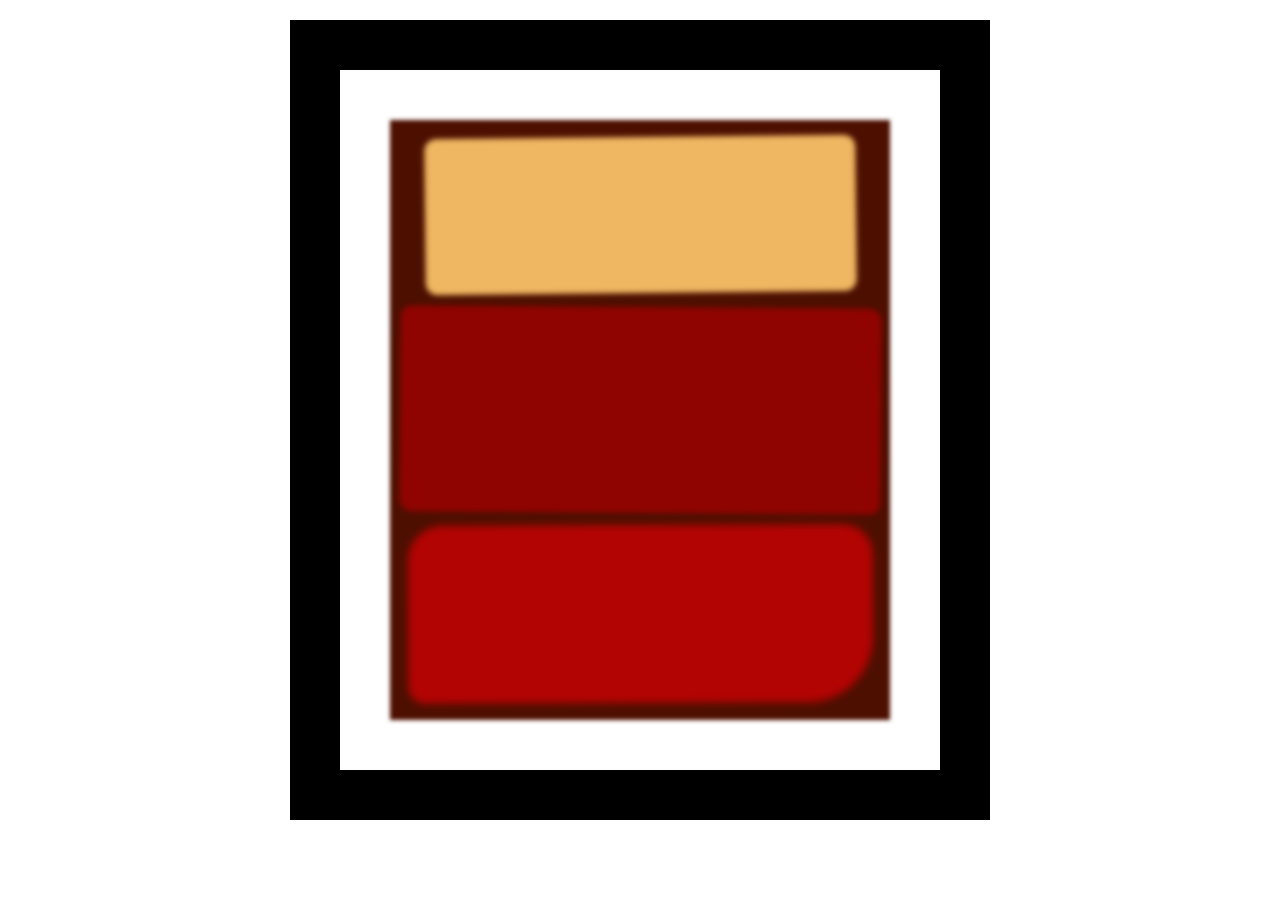
<file: 1. Responsive Web Design Certificate/Course 2/Rothko Painting/index.html>
<!DOCTYPE html>
<html lang="en">
  <head>
    <meta charset="UTF-8">
    <title>Rothko Painting</title>
    <link href="./styles.css" rel="stylesheet">
  </head>
  <body>
    <div class="frame">
      <div class="canvas">
        <div class="one"></div>
        <div class="two"></div>
        <div class="three"></div>
      </div>
    </div>
  </body>
</html>
</file>
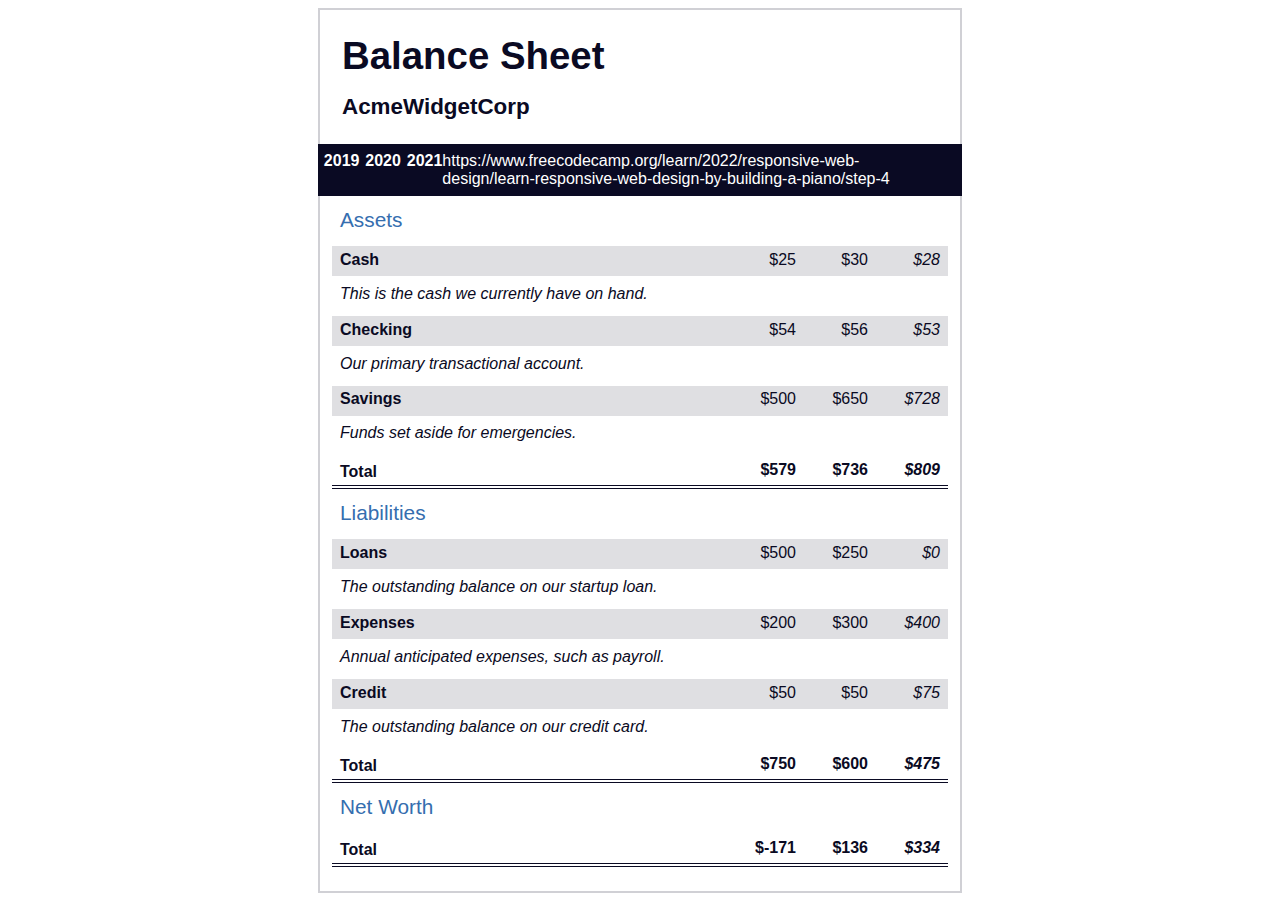
<file: 1. Responsive Web Design Certificate/Course 3/Balance Sheet/index.html>
<!DOCTYPE html>
<html lang="en">
  <head>
    <meta charset="UTF-8">
    <meta name="viewport" content="width=device-width, initial-scale=1.0">
    <title>Balance Sheet</title>
    <link rel="stylesheet" href="./styles.css">
  </head>
  <body>
    <main>
      <section>
        <h1>
          <span class="flex">
            <span>AcmeWidgetCorp</span>
            <span>Balance Sheet</span>
          </span>
        </h1>
        <div id="years" aria-hidden="true">
          <span class="year">2019</span>
          <span class="year">2020</span>
          <span class="year">2021</span>
        https://www.freecodecamp.org/learn/2022/responsive-web-design/learn-responsive-web-design-by-building-a-piano/step-4</div>
        <div class="table-wrap">
          <table>
            <caption>Assets</caption>
            <thead>
              <tr>
                <td></td>
                <th><span class="sr-only year">2019</span></th>
                <th><span class="sr-only year">2020</span></th>
                <th class="current"><span class="sr-only year">2021</span></th>
              </tr>
            </thead>
            <tbody>
              <tr class="data">
                <th>Cash <span class="description">This is the cash we currently have on hand.</span></th>
                <td>$25</td>
                <td>$30</td>
                <td class="current">$28</td>
              </tr>
              <tr class="data">
                <th>Checking <span class="description">Our primary transactional account.</span></th>
                <td>$54</td>
                <td>$56</td>
                <td class="current">$53</td>
              </tr>
              <tr class="data">
                <th>Savings <span class="description">Funds set aside for emergencies.</span></th>
                <td>$500</td>
                <td>$650</td>
                <td class="current">$728</td>
              </tr>
              <tr class="total">
                <th>Total <span class="sr-only">Assets</span></th>
                <td>$579</td>
                <td>$736</td>
                <td class="current">$809</td>
              </tr>
            </tbody>
          </table>
          <table>
            <caption>Liabilities</caption>
            <thead>
              <tr>
              <td></td>
              <th><span class="sr-only">2019</span></th>
              <th><span class="sr-only">2020</span></th>
              <th><span class="sr-only">2021</span></th>
              </tr>
            </thead>
            <tbody>
              <tr class="data">
                <th>Loans <span class="description">The outstanding balance on our startup loan.</span></th>
                <td>$500</td>
                <td>$250</td>
                <td class="current">$0</td>
              </tr>
              <tr class="data">
                <th>Expenses <span class="description">Annual anticipated expenses, such as payroll.</span></th>
                <td>$200</td>
                <td>$300</td>
                <td class="current">$400</td>
              </tr>
              <tr class="data">
                <th>Credit <span class="description">The outstanding balance on our credit card.</span></th>
                <td>$50</td>
                <td>$50</td>
                <td class="current">$75</td>
              </tr>
              <tr class="total">
                <th>Total <span class="sr-only">Liabilities</span></th>
                <td>$750</td>
                <td>$600</td>
                <td class="current">$475</td>
              </tr>
            </tbody>
          </table>
          <table>
            <caption>Net Worth</caption>
            <thead>
              <tr>
              <td></td>
              <th><span class="sr-only">2019</span></th>
              <th><span class="sr-only">2020</span></th>
              <th><span class="sr-only">2021</span></th>
              </tr>
            </thead>
            <tbody>
              <tr class="total">
                <th>Total <span class="sr-only">Net Worth</span></th>
                <td>$-171</td>
                <td>$136</td>
                <td class="current">$334</td>
              </tr>
            </tbody>
          </table>
        </div>
      </section>
    </main>
  </body>
</html>
</file>
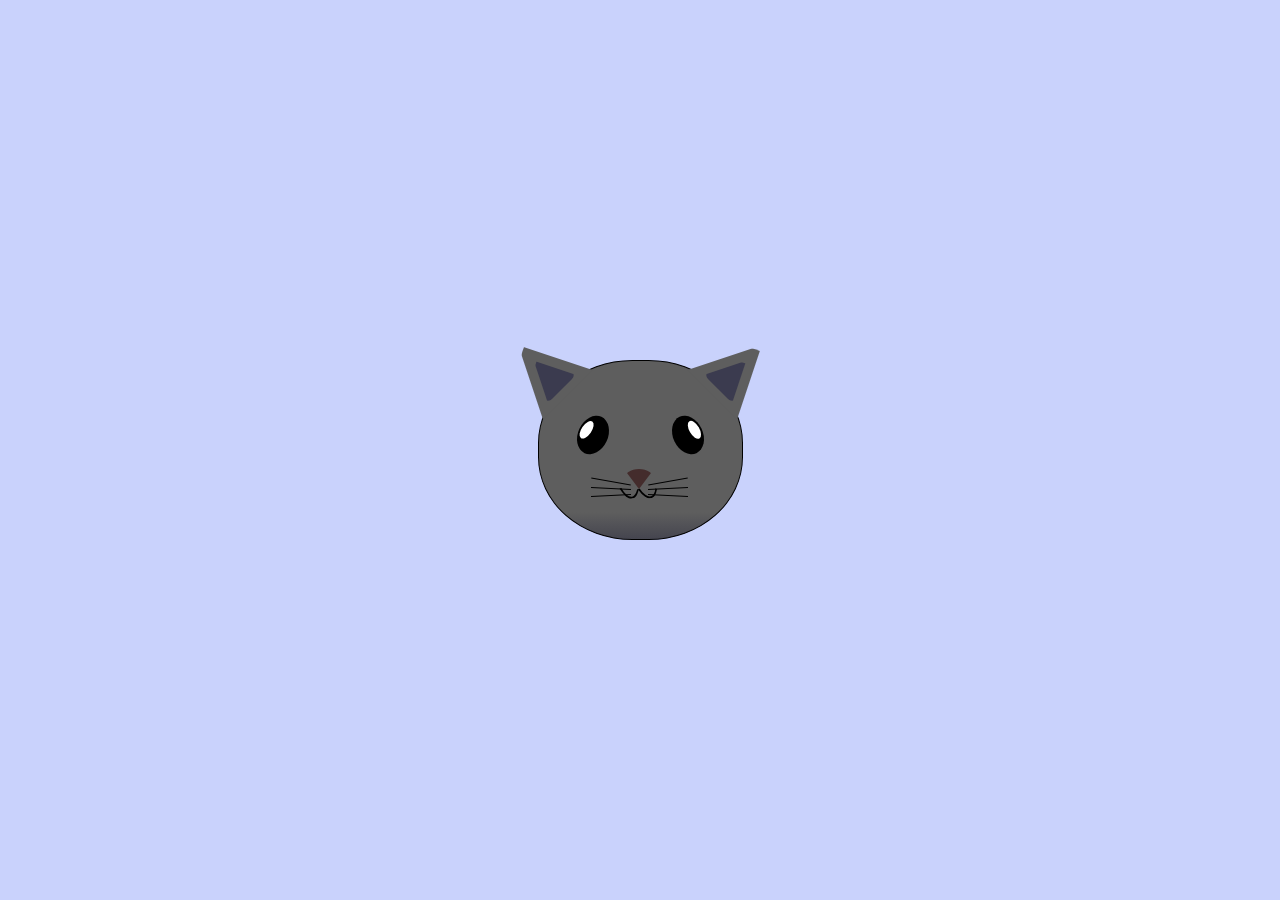
<file: 1. Responsive Web Design Certificate/Course 3/Cat Painting/index.html>
<!DOCTYPE html>
<html lang="en">
    <head>
        <meta charset="UTF-8">
        <title>fCC Cat Painting</title>
        <link rel="stylesheet" href="./styles.css">
    </head>
    <body>
        <main>
        <div class="cat-head">
            <div class="cat-ears">
            <div class="cat-left-ear">
                <div class="cat-left-inner-ear"></div>
            </div>
            <div class="cat-right-ear">
                <div class="cat-right-inner-ear"></div>
            </div>
            </div>

            <div class="cat-eyes">
            <div class="cat-left-eye">
                <div class="cat-left-inner-eye"></div>
            </div>
            <div class="cat-right-eye">
                <div class="cat-right-inner-eye"></div>
            </div>
            </div>
            
            <div class="cat-nose"></div>

            <div class="cat-mouth">
            <div class="cat-mouth-line-left"></div>
            <div class="cat-mouth-line-right"></div>
            </div>

            <div class="cat-whiskers">
            <div class="cat-whiskers-left">
                <div class="cat-whisker-left-top"></div>
                <div class="cat-whisker-left-middle"></div>
                <div class="cat-whisker-left-bottom"></div>
            </div>
            <div class="cat-whiskers-right">
                <div class="cat-whisker-right-top"></div>
                <div class="cat-whisker-right-middle"></div>
                <div class="cat-whisker-right-bottom"></div>
            </div>
            </div>

        </div>
        </main>
    </body>
</html>
</file>
<file: 1. Responsive Web Design Certificate/Certification Projects/Personal Portfolio/styles.css>
:root {
    --background: #09090b;
    --foreground: #a1a1aa;
    --card: #18181b;
    --card-foreground: #e4e4e7;
    --popover: #18181b;
    --popover-foreground: #e4e4e7;
    --primary: #8b5cf6;
    --primary-foreground: #fafafa;
    --secondary: #27272a;
    --secondary-foreground: #fafafa;
    --muted: #27272a;
    --muted-foreground: #71717a;
    --accent: #383838;
    --accent-foreground: #fafafa;
    --destructive: #7f1d1d;
    --destructive-foreground: #fafafa;
    --border: #27272a;
    --input: #27272a;
    --ring: #8b5cf6;
    --radius: 0.5rem;
}
  
* {
    margin: 0;
    padding: 0;
    box-sizing: border-box;
}
  
body {
    font-family: 'Inter', sans-serif;
    background-color: var(--background);
    color: var(--foreground);
    line-height: 1.6;
}
  
a {
    text-decoration: none;
    color: inherit;
}
  
ul {
    list-style: none;
}
  
img {
    max-width: 100%;
    height: auto;
    display: block;
}
  
.section-container {
    max-width: 1200px;
    margin: 0 auto;
    padding: 5rem 2rem;
}
  
.section-title {
    font-size: 2.5rem;
    color: var(--card-foreground);
    margin-bottom: 3rem;
    text-align: center;
    position: relative;
}
  
.section-title::after {
    content: '';
    position: absolute;
    bottom: -10px;
    left: 50%;
    transform: translateX(-50%);
    width: 60px;
    height: 4px;
    background-color: var(--primary);
    border-radius: 2px;
}
  
/* Buttons */
.btn {
    display: inline-block;
    padding: 0.75rem 1.5rem;
    border-radius: var(--radius);
    font-weight: 500;
    transition: all 0.3s ease;
    cursor: pointer;
}
  
.primary {
    background-color: var(--primary);
    color: var(--primary-foreground);
}
  
.primary:hover {
    background-color: #7c4ef3;
    transform: translateY(-2px);
    box-shadow: 0 5px 15px rgba(139, 92, 246, 0.3);
}
  
.secondary {
    background-color: var(--secondary);
    color: var(--secondary-foreground);
}
  
.secondary:hover {
    background-color: #323238;
    transform: translateY(-2px);
    box-shadow: 0 5px 15px rgba(39, 39, 42, 0.3);
}
  
/* Navbar */
#navbar {
    position: fixed;
    top: 0;
    left: 0;
    width: 100%;
    background-color: rgba(9, 9, 11, 0.9);
    backdrop-filter: blur(10px);
    z-index: 1000;
    border-bottom: 1px solid var(--border);
    padding: 1rem 0;
}
  
.navbar-container {
    max-width: 1200px;
    margin: 0 auto;
    display: flex;
    justify-content: space-between;
    align-items: center;
    padding: 0 2rem;
}
  
.logo a {
    font-size: 1.5rem;
    font-weight: 700;
    color: var(--card-foreground);
    letter-spacing: -0.5px;
}
  
.nav-links {
    display: flex;
    gap: 2rem;
}
  
.nav-links a {
    color: var(--foreground);
    font-weight: 500;
    position: relative;
    padding: 0.5rem 0;
}
  
.nav-links a:hover {
    color: var(--card-foreground);
}
  
.nav-links a:hover::after {
    width: 100%;
}
  
/* Welcome Section */
#welcome-section {
    height: 100vh;
    display: flex;
    align-items: center;
    justify-content: center;
    text-align: center;
    padding: 0 2rem;
    background: linear-gradient(to bottom, var(--background), #13131a);
}
  
.welcome-content {
    max-width: 800px;
}
  
#welcome-section h1 {
    font-size: 4rem;
    color: var(--card-foreground);
    margin-bottom: 1rem;
    line-height: 1.2;
}
  
.subtitle {
    font-size: 1.5rem;
    color: var(--primary);
    margin-bottom: 2rem;
}
  
.welcome-buttons {
    display: flex;
    gap: 1rem;
    justify-content: center;
    margin-top: 2rem;
}
    
/* Projects Section */
.projects-grid {
    display: grid;
    grid-template-columns: repeat(auto-fill, minmax(350px, 1fr));
    gap: 1.5rem;
}
  
.project-tile {
    background-color: #0f0f13;
    border-radius: var(--radius);
    overflow: hidden;
    border: 1px solid #1e1e24;
    transition: transform 0.2s ease, box-shadow 0.2s ease;
    display: flex;
    flex-direction: column;
}
  
.project-tile:hover {
    transform: translateY(-5px);
    box-shadow: 0 5px 15px rgba(0, 0, 0, 0.2);
}
  
.project-info {
    padding: 1.25rem;
    display: flex;
    flex-direction: column;
    gap: 0.75rem;
    height: 100%;
}
  
.project-header {
    display: flex;
    align-items: flex-start;
    justify-content: space-between;
    margin-bottom: 0.5rem;
}
  
.project-icon {
    font-size: 1.25rem;
    margin-right: 0.4rem;
    margin-top: -4px;
}
  
.project-title-container {
    flex-grow: 1;
    display: flex;
    align-items: center;
    gap: 0.5rem;
}
  
.project-title-container h3 {
    color: #e4e4e7;
    font-size: 1rem;
    font-weight: 600;
    margin: 0;
}
  
.project-menu-btn {
    background: none;
    border: none;
    color: #71717a;
    font-size: 1.25rem;
    cursor: pointer;
    padding: 0;
    margin-left: 0.5rem;
}
  
.project-info p {
    color: #a1a1aa;
    font-size: 0.875rem;
    line-height: 1.5;
    margin: 0;
    flex-grow: 1;
}
  
.project-tech {
    display: flex;
    align-items: center;
    margin-top: 0.5rem;
}
  
.tech-dot {
    width: 12px;
    height: 12px;
    border-radius: 50%;
    margin-right: 0.5rem;
    margin-top: -3px;
}
  
.react {
    background-color: #3178c6;
}

.next {
    background-color: white;
}
  
.tech-name {
    font-size: 0.8rem;
    color: #a1a1aa;
}
  
.section-container {
    padding: 4rem 2rem;
}
  
.section-title {
    text-align: left;
    margin-bottom: 2rem;
}
  
.section-title::after {
    left: 0;
    transform: none;
}
  
/* Contact Section */
#contact {
    background-color: var(--card);
    text-align: center;
}
  
.contact-content {
    max-width: 700px;
    margin: 0 auto;
}
  
.contact-content p {
    margin-bottom: 2rem;
    font-size: 1.1rem;
}
  
.contact-links {
    display: flex;
    justify-content: center;
    gap: 1.5rem;
    flex-wrap: wrap;
}
  
.contact-btn {
    padding: 0.75rem 1.5rem;
    border-radius: var(--radius);
    background-color: var(--secondary);
    color: var(--secondary-foreground);
    font-weight: 500;
    transition: all 0.3s ease;
    display: flex;
    align-items: center;
    gap: 0.5rem;
}
  
.contact-btn:hover {
    background-color: var(--primary);
    transform: translateY(-2px);
}
  
/* Footer */
footer {
    background-color: var(--background);
    padding: 2rem 0;
    text-align: center;
    border-top: 1px solid var(--border);
}
  
.footer-content {
    color: var(--muted-foreground);
    font-size: 0.9rem;
}
  
.footer-content p:first-child {
    margin-bottom: 0.5rem;
}
  
/* Media Queries */
@media (max-width: 768px) {
    .navbar-container {
      flex-direction: column;
      gap: 1rem;
      padding: 1rem;
    }
    
    .nav-links {
      width: 100%;
      justify-content: space-between;
      gap: 1rem;
    }
    
    #welcome-section h1 {
      font-size: 3rem;
    }
    
    .subtitle {
      font-size: 1.2rem;
    }
    
    .welcome-buttons {
      flex-direction: column;
      align-items: center;
    }
    
    .projects-grid {
      grid-template-columns: 1fr;
    }
    
    .section-title {
      font-size: 2rem;
    }
}
  
@media (max-width: 480px) {
    #welcome-section h1 {
      font-size: 2.5rem;
    }
    
    .section-container {
      padding: 3rem 1.5rem;
    }
    
    .nav-links {
      font-size: 0.9rem;
    }
}
</file>
<file: 1. Responsive Web Design Certificate/Certification Projects/Survey Form/styles.css>
body {
    font-family: Arial, sans-serif;
    background-color: #f4f4f4;
    color: #333;
    margin: 0;
    padding: 0;
    line-height: 1.6;
}

h1 {
    text-align: center;
    margin-top: 20px;
    color: #333;
}

p {
    text-align: center;
    color: #666;
}

form {
    max-width: 600px;
    margin: 20px auto;
    padding: 20px;
    background: #fff;
    border-radius: 8px;
    box-shadow: 0 0 10px rgba(0, 0, 0, 0.1);
}

.description {
    margin-top: -20px;
}

label {
    display: block;
    margin: 10px 0 5px;
    font-weight: bold;
}

input[type="text"],
input[type="email"],
input[type="number"],
select,
textarea {
    width: 100%;
    padding: 10px;
    margin-bottom: 20px;
    border: 1px solid #ccc;
    border-radius: 4px;
    font-size: 16px;
    box-sizing: border-box;
}

input[type="radio"],
input[type="checkbox"] {
    margin-right: 10px;
}

fieldset {
    border: none;
    margin: 20px 0;
}

legend {
    font-weight: bold;
    margin-bottom: 10px;
}

button {
    display: block;
    width: 100%;
    padding: 10px;
    background-color: #28a745;
    color: #fff;
    border: none;
    border-radius: 4px;
    font-size: 16px;
    cursor: pointer;
}

button:hover {
    background-color: #218838;
}
</file>
<file: 1. Responsive Web Design Certificate/Certification Projects/Technical Documentation/styles.css>
html,
body {
  min-width: 290px;
  color: #4d4e53;
  background-color: #ffffff;
  font-family: 'Open Sans', Arial, sans-serif;
  line-height: 1.5;
}

#navbar {
  position: fixed;
  min-width: 290px;
  top: 0px;
  left: 0px;
  width: 300px;
  height: 100%;
  border-right: solid;
  border-color: rgba(0, 22, 22, 0.4);
}

header {
  color: black;
  margin: 10px;
  text-align: center;
  font-size: 1.8em;
  font-weight: thin;
}

#main-doc header {
  text-align: left;
  margin: 0px;
}

#navbar ul {
  height: 88%;
  padding: 0;
  overflow-y: auto;
  overflow-x: hidden;
}

#navbar li {
  color: #4d4e53;
  border-top: 1px solid;
  list-style: none;
  position: relative;
  width: 100%;
}

#navbar a {
  display: block;
  padding: 10px 30px;
  color: #4d4e53;
  text-decoration: none;
  cursor: pointer;
}

#main-doc {
  position: absolute;
  margin-left: 310px;
  padding: 20px;
  margin-bottom: 110px;
}

section article {
  color: #4d4e53;
  margin: 15px;
  font-size: 0.96em;
}

section li {
  margin: 15px 0px 0px 20px;
}

code {
  display: block;
  text-align: left;
  white-space: pre-line;
  position: relative;
  word-break: normal;
  word-wrap: normal;
  line-height: 2;
  background-color: #f7f7f7;
  padding: 15px;
  margin: 10px;
  border-radius: 5px;
}

@media only screen and (max-width: 815px) {
  /* For mobile phones: */
  #navbar ul {
    border: 1px solid;
    height: 207px;
  }

  #navbar {
    background-color: white;
    position: absolute;
    top: 0;
    padding: 0;
    margin: 0;
    width: 100%;
    max-height: 275px;
    border: none;
    z-index: 1;
    border-bottom: 2px solid;
  }

  #main-doc {
    position: relative;
    margin-left: 0px;
    margin-top: 270px;
  }
}

@media only screen and (max-width: 400px) {
  #main-doc {
    margin-left: -10px;
  }

  code {
    margin-left: -20px;
    width: 100%;
    padding: 15px;
    padding-left: 10px;
    padding-right: 45px;
    min-width: 233px;
  }
}
</file>
<file: 1. Responsive Web Design Certificate/Course 1/Colored Markers/styles.css>
h1 {
    text-align: center;
}

.container {
    background-color: rgb(255, 255, 255);
    padding: 10px 0;
}

.marker {
    width: 200px;
    height: 25px;
    margin: 10px auto;
}

.cap {
width: 60px;
height: 25px;
}

.sleeve {
    width: 110px;
    height: 25px;
    background-color: rgba(255, 255, 255, 0.5);
    border-left: 10px double rgba(0, 0, 0, 0.75);
}

.cap, .sleeve {
    display: inline-block;
}

.red {
    background: linear-gradient(rgb(122, 74, 14), rgb(245, 62, 113), rgb(162, 27, 27));
    box-shadow: 0 0 20px 0 rgba(83, 14, 14, 0.8);
}

.green {
    background: linear-gradient(#55680D, #71F53E, #116C31);
    box-shadow: 0 0 20px 0 #3B7E20CC;
}

.blue {
    background: linear-gradient(hsl(186, 76%, 16%), hsl(223, 90%, 60%), hsl(240, 56%, 42%));
    box-shadow: 0 0 20px 0 blue;
    box-shadow: 0 0 20px 0 hsl(223, 59%, 31%, 0.8);
}
</file>
<file: 1. Responsive Web Design Certificate/Course 1/Registration Form/styles.css>
body {
width: 100%;
height: 100vh;
margin: 0;
background-color: #1b1b32;
color: #f5f6f7;
font-family: Tahoma;
font-size: 16px;
}

h1, p {
margin: 1em auto;
text-align: center;
}

form {
width: 60vw;
max-width: 500px;
min-width: 300px;
margin: 0 auto;
padding-bottom: 2em;
}

fieldset {
border: none;
padding: 2rem 0;
border-bottom: 3px solid #3b3b4f;
}

fieldset:last-of-type {
border-bottom: none;
}

label {
display: block;
margin: 0.5rem 0;
}

input,
textarea,
select {
margin: 10px 0 0 0;
width: 100%;
min-height: 2em;
}

input, textarea {
background-color: #0a0a23;
border: 1px solid #0a0a23;
color: #ffffff;
}

.inline {
width: unset;
margin: 0 0.5em 0 0;
vertical-align: middle;
}

input[type="submit"] {
display: block;
width: 60%;
margin: 1em auto;
height: 2em;
font-size: 1.1rem;
background-color: #3b3b4f;
border-color: white;
min-width: 300px;
}

input[type="file"] {
padding: 1px 2px;
}

a {
color: #dfdfe2;
}
</file>
<file: 1. Responsive Web Design Certificate/Course 2/Nutrition Label/styles.css>
* {
    box-sizing: border-box;
}

html {
    font-size: 16px;
}

body {
    font-family: 'Open Sans', sans-serif;
}

.label {
    border: 2px solid black;
    width: 270px;
    margin: 20px auto;
    padding: 0 7px;
}

header h1 {
    text-align: center;
    margin: -4px 0;
    letter-spacing: 0.15px
}

p {
    margin: 0;
    display: flex;
    justify-content: space-between;
}

.divider {
    border-bottom: 1px solid #888989;
    margin: 2px 0;
}

.bold {
    font-weight: 800;
}

.large {
    height: 10px;
}

.large, .medium {
    background-color: black;
    border: 0;
}

.medium {
    height: 5px;
}

.small-text {
    font-size: 0.85rem; 
}


.calories-info {
    display: flex;
    justify-content: space-between;
    align-items: flex-end;
}

.calories-info h2 {
    margin: 0;
}

.left-container p {
    margin: -5px -2px;
    font-size: 2em;
    font-weight: 700;
}

.calories-info span {
    margin: -7px -2px;
    font-size: 2.4em;
    font-weight: 700;
}

.right {
    justify-content: flex-end;
}

.indent {
    margin-left: 1em;
}

.double-indent {
    margin-left: 2em;
}

.daily-value p:not(.no-divider) {
    border-bottom: 1px solid #888989;
}

.note {
    font-size: 0.6rem;
    margin: 5px 0;
    padding: 0 8px;
    text-indent: -8px;
}
</file>
<file: 1. Responsive Web Design Certificate/Course 2/Rothko Painting/styles.css>
.canvas {
    width: 500px;
    height: 600px;
    background-color: #4d0f00;
    overflow: hidden;
    filter: blur(2px);
  }
  
  .frame {
    border: 50px solid black;
    width: 500px;
    padding: 50px;
    margin: 20px auto;
  }
  
  .one {
    width: 425px;
    height: 150px;
    background-color: #efb762;
    margin: 20px auto;
    box-shadow: 0 0 3px 3px #efb762;
    border-radius: 9px;
    transform: rotate(-0.6deg);
  }
  
  .two {
    width: 475px;
    height: 200px;
    background-color: #8f0401;
    margin: 0 auto 20px;
    box-shadow: 0 0 3px 3px #8f0401;
    border-radius: 8px 10px;
    transform: rotate(0.4deg);
  }
  
  .one, .two {
    filter: blur(1px);
  }
  
  .three {
    width: 91%;
    height: 28%;
    background-color: #b20403;
    margin: auto;
    filter: blur(2px);
    box-shadow: 0 0 5px 5px #b20403;
    border-radius: 30px 25px 60px 12px;
  transform: rotate(-0.2deg);
  }
</file>
<file: 1. Responsive Web Design Certificate/Course 3/Balance Sheet/styles.css>
span[class~="sr-only"] {
    border: 0 !important;
    clip: rect(1px, 1px, 1px, 1px) !important;
    clip-path: inset(50%) !important;
    height: 1px !important;
    width: 1px !important;
    position: absolute !important;
    overflow: hidden !important;
    white-space: nowrap !important;
    padding: 0 !important;
    margin: -1px !important;
  }
  
  html {
    box-sizing: border-box;
  }
  
  body {
    font-family: sans-serif;
    color: #0a0a23;
  }
  
  h1 {
    max-width: 37.25rem;
    margin: 0 auto;
    padding: 1.5rem 1.25rem;
  }
  
  h1 .flex {
    display: flex;
    flex-direction: column-reverse;
    gap: 1rem;
  }
  
  h1 .flex span:first-of-type {
    font-size: 0.7em;
  }
  
  h1 .flex span:last-of-type {
    font-size: 1.2em;
  }
  
  section {
    max-width: 40rem;
    margin: 0 auto;
    border: 2px solid #d0d0d5;
  }
  
  #years {
    display: flex;
    justify-content: flex-end;
    position: sticky;
    z-index: 999;
    top: 0;
    background: #0a0a23;
    color: #fff;
    padding: 0.5rem calc(1.25rem + 2px) 0.5rem 0;
    margin: 0 -2px;
  }
  
  #years span[class] {
    font-weight: bold;
    width: 4.5rem;
    text-align: right;
  }
  
  .table-wrap {
    padding: 0 0.75rem 1.5rem 0.75rem;
  }
  
  table {
    border-collapse: collapse;
    border: 0;
    width: 100%;
    position: relative;
    margin-top: 3rem;
  }
  
  table caption {
    color: #356eaf;
    font-size: 1.3em;
    font-weight: normal;
    position: absolute;
    top: -2.25rem;
    left: 0.5rem;
  }
  
  tbody td {
    width: 100vw;
    min-width: 4rem;
    max-width: 4rem;
  }
  
  tbody th {
    width: calc(100% - 12rem);
  }
  
  tr[class="total"] {
    border-bottom: 4px double #0a0a23;
    font-weight: bold;
  }
  
  tr[class="total"] th {
    text-align: left;
    padding: 0.5rem 0 0.25rem 0.5rem;
  }
  
  tr.total td {
    text-align: right;
    padding: 0 0.25rem;
  }
  
  tr.total td:nth-of-type(3) {
    padding-right: 0.5rem;
  }
  
  tr.total:hover {
    background-color: #99c9ff;
  }
  
  td.current {
    font-style: italic;
  }
  
  tr.data {
    background-image: linear-gradient(to bottom, #dfdfe2 1.845rem, white 1.845rem);
  }
  
  tr.data th {
    text-align: left;
    padding-top: 0.3rem;
    padding-left: 0.5rem;
  }
  
  tr.data th .description {
    display: block;
    font-weight: normal;
    font-style: italic;
    padding: 1rem 0 0.75rem;
    margin-right: -13.5rem;
  }
  
  tr.data td {
    vertical-align: top;
    padding: 0.3rem 0.25rem 0;
    text-align: right;
  }
  
  tr.data td:last-of-type {
    padding-right: 0.5rem;
  }
</file>
<file: 1. Responsive Web Design Certificate/Course 3/Cat Painting/styles.css>
* {
    box-sizing: border-box;
}

body {
    background-color: #c9d2fc;
}

.cat-head {
    position: absolute;
    right: 0;
    left: 0;
    top: 0;
    bottom: 0;
    margin: auto;
    background: linear-gradient(#5e5e5e 85%, #45454f 100%);
    width: 205px;
    height: 180px;
    border: 1px solid #000;
    border-radius: 46%;
}

.cat-left-ear {
    position: absolute;
    top: -26px;
    left: -31px;
    z-index: 1;
    border-top-left-radius: 90px;
    border-top-right-radius: 10px;
    transform: rotate(-45deg);
    border-left: 35px solid transparent;
    border-right: 35px solid transparent;
    border-bottom: 70px solid #5e5e5e;
}

.cat-right-ear {
    position: absolute;
    top: -26px;
    left: 163px;
    z-index: 1;
    transform: rotate(45deg);
    border-top-left-radius: 90px;
    border-top-right-radius: 10px;
    border-left: 35px solid transparent;
    border-right: 35px solid transparent;
    border-bottom: 70px solid #5e5e5e;
}

.cat-left-inner-ear {
    position: absolute;
    top: 22px;
    left: -20px;
    border-top-left-radius: 90px;
    border-top-right-radius: 10px;
    border-bottom-right-radius: 40%;
    border-bottom-left-radius: 40%;
    border-left: 20px solid transparent;
    border-right: 20px solid transparent;
    border-bottom: 40px solid #3b3b4f;
}

.cat-right-inner-ear {
    position: absolute;
    top: 22px;
    left: -20px;
    border-top-left-radius: 90px;
    border-top-right-radius: 10px;
    border-bottom-right-radius: 40%;
    border-bottom-left-radius: 40%;
    border-left: 20px solid transparent;
    border-right: 20px solid transparent;
    border-bottom: 40px solid #3b3b4f;
}

.cat-left-eye {
    position: absolute;
    top: 54px;
    left: 39px;
    border-radius: 60%;
    transform: rotate(25deg);
    width: 30px;
    height: 40px;
    background-color: #000;
}

.cat-right-eye {
    position: absolute;
    top: 54px;
    left: 134px;
    border-radius: 60%;
    transform: rotate(-25deg);
    width: 30px;
    height: 40px;
    background-color: #000;
}

.cat-left-inner-eye {
    position: absolute;
    top: 8px;
    left: 2px;
    width: 10px;
    height: 20px;
    transform: rotate(10deg);
    background-color: #fff;
    border-radius: 60%;
}

.cat-right-inner-eye {
    position: absolute;
    top: 8px;
    left: 18px;
    transform: rotate(-5deg);
    width: 10px;
    height: 20px;
    background-color: #fff;
    border-radius: 60%;
}

.cat-nose {
    position: absolute;
    top: 108px;
    left: 85px;
    border-top-left-radius: 50%;
    border-bottom-right-radius: 50%;
    border-bottom-left-radius: 50%;
    transform: rotate(180deg);
    border-left: 15px solid transparent;
    border-right: 15px solid transparent;
    border-bottom: 20px solid #442c2c;
}

.cat-mouth div {
    width: 30px;
    height: 50px;
    border: 2px solid #000;
    border-radius: 190%/190px 150px 0 0;
    border-color: black transparent transparent transparent;
}

.cat-mouth-line-left {
    position: absolute;
    top: 88px;
    left: 74px;
    transform: rotate(170deg);
}

.cat-mouth-line-right {
    position: absolute;
    top: 88px;
    left: 91px;
    transform: rotate(165deg);
}

.cat-whiskers-left div {
    width: 40px;
    height: 1px;
    background-color: #000;
}

.cat-whiskers-right div {
    width: 40px;
    height: 1px;
    background-color: #000;
}

.cat-whisker-left-top {
    position: absolute;
    top: 120px;
    left: 52px;
    transform: rotate(10deg);
}

.cat-whisker-left-middle {
    position: absolute;
    top: 127px;
    left: 52px;
    transform: rotate(3deg);
}

.cat-whisker-left-bottom {
    position: absolute;
    top: 134px;
    left: 52px;
    transform: rotate(-3deg);
}

.cat-whisker-right-top {
    position: absolute;
    top: 120px;
    left: 109px;
    transform: rotate(-10deg);
}

.cat-whisker-right-middle {
    position: absolute;
    top: 127px;
    left: 109px;
    transform: rotate(-3deg);
}

.cat-whisker-right-bottom {
    position: absolute;
    top: 134px;
    left: 109px;
    transform: rotate(3deg);  
}
</file>
